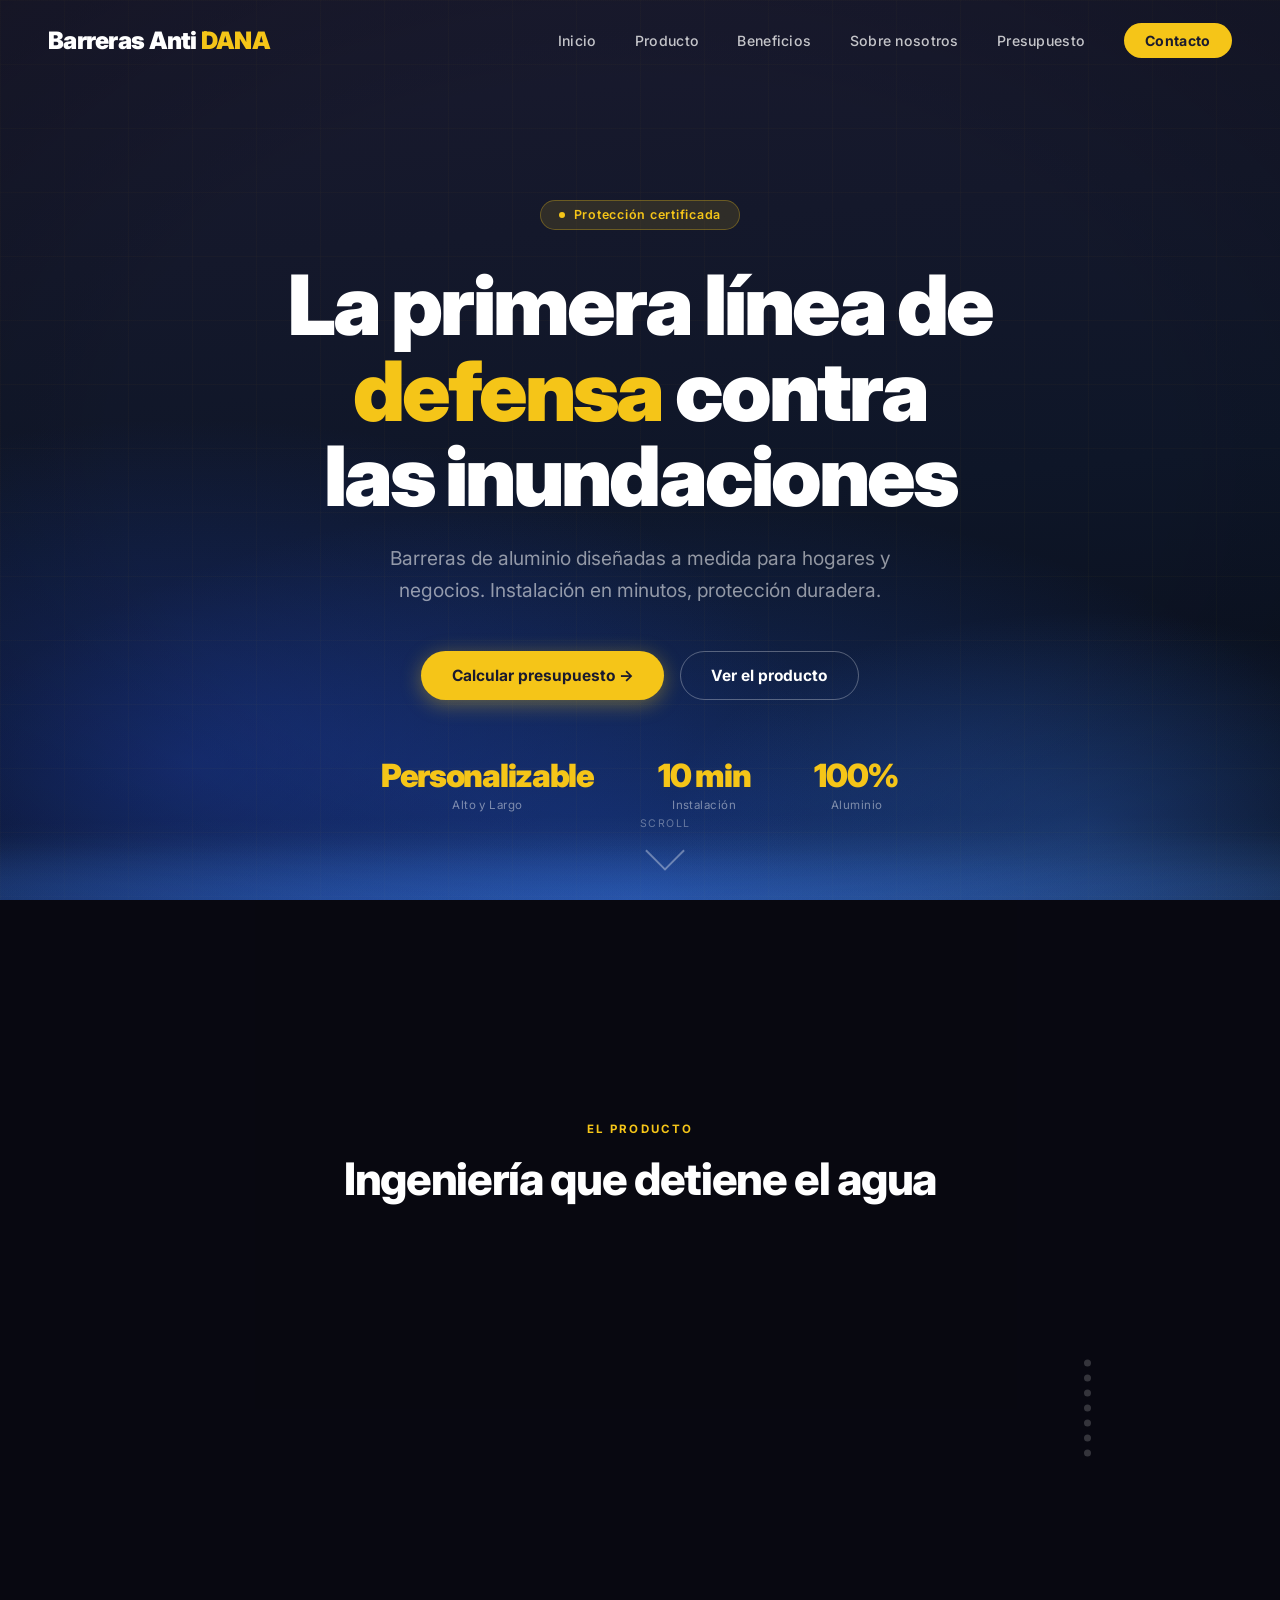
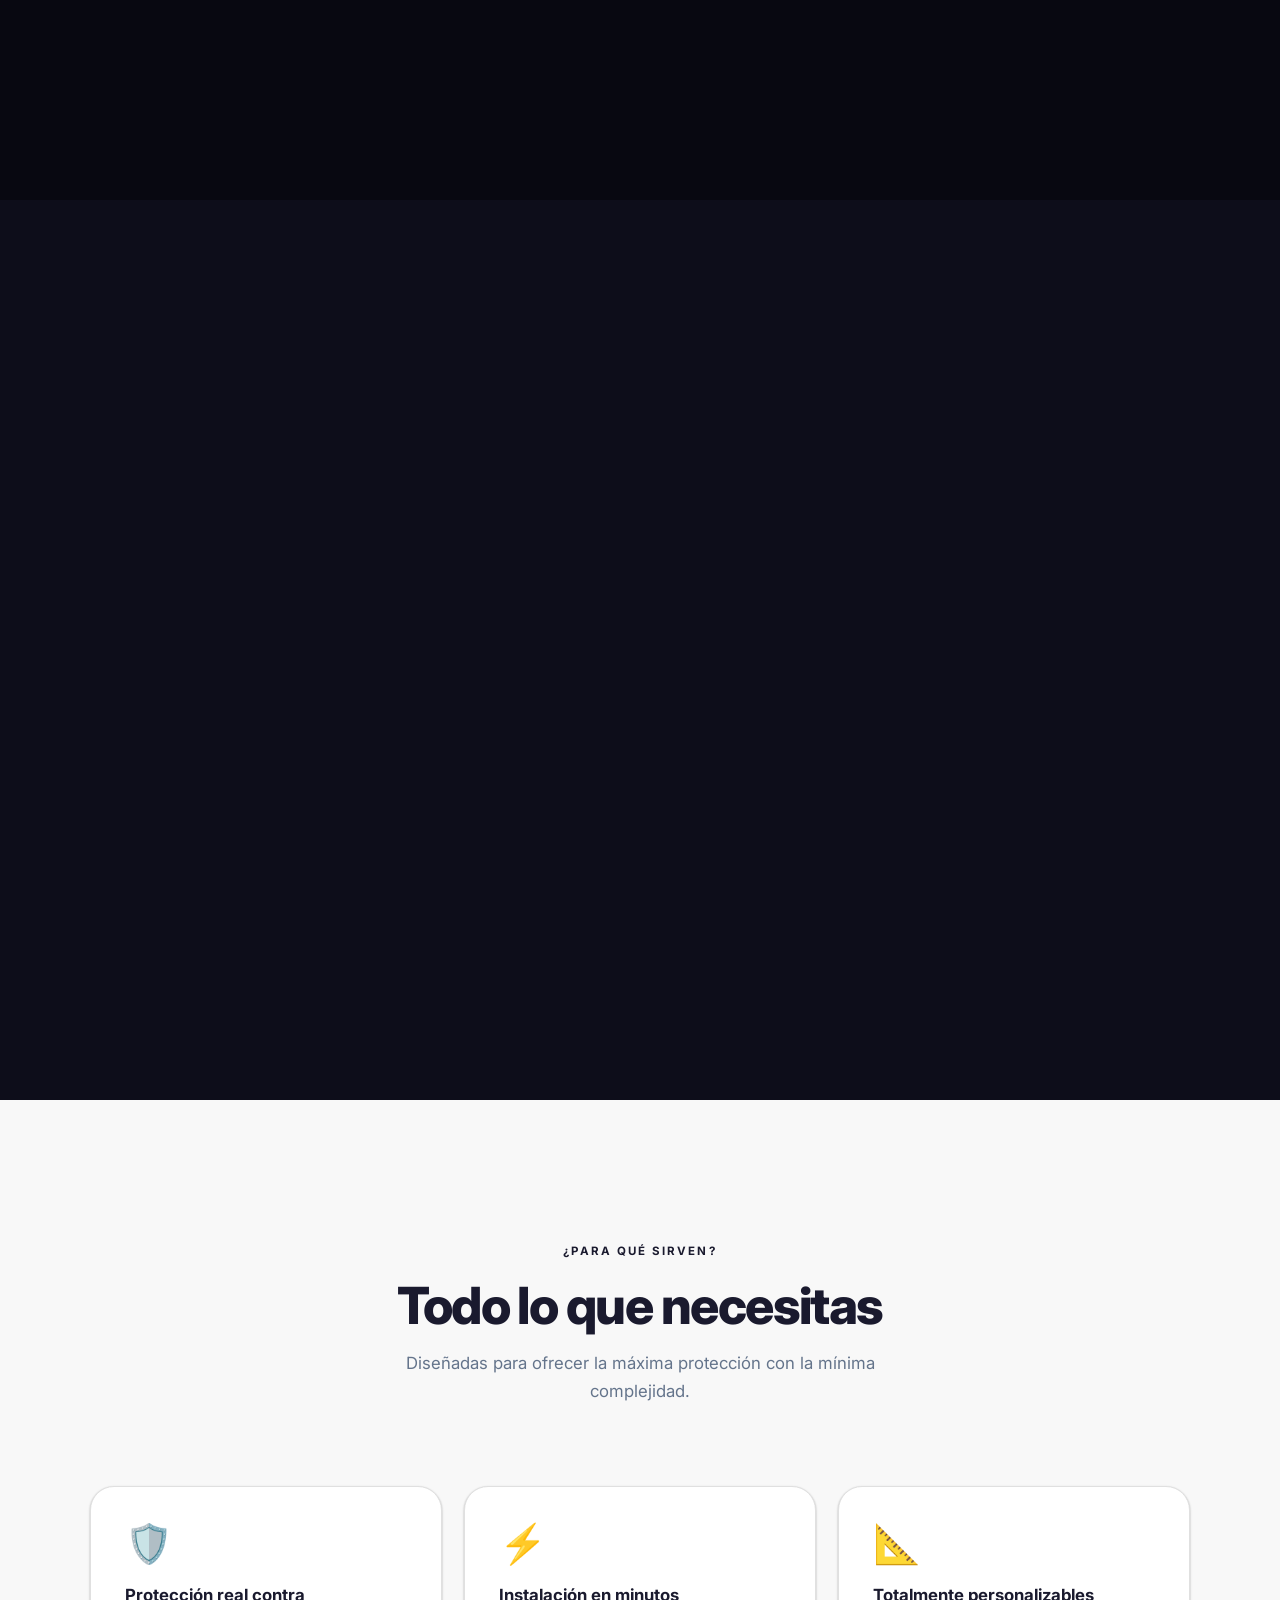
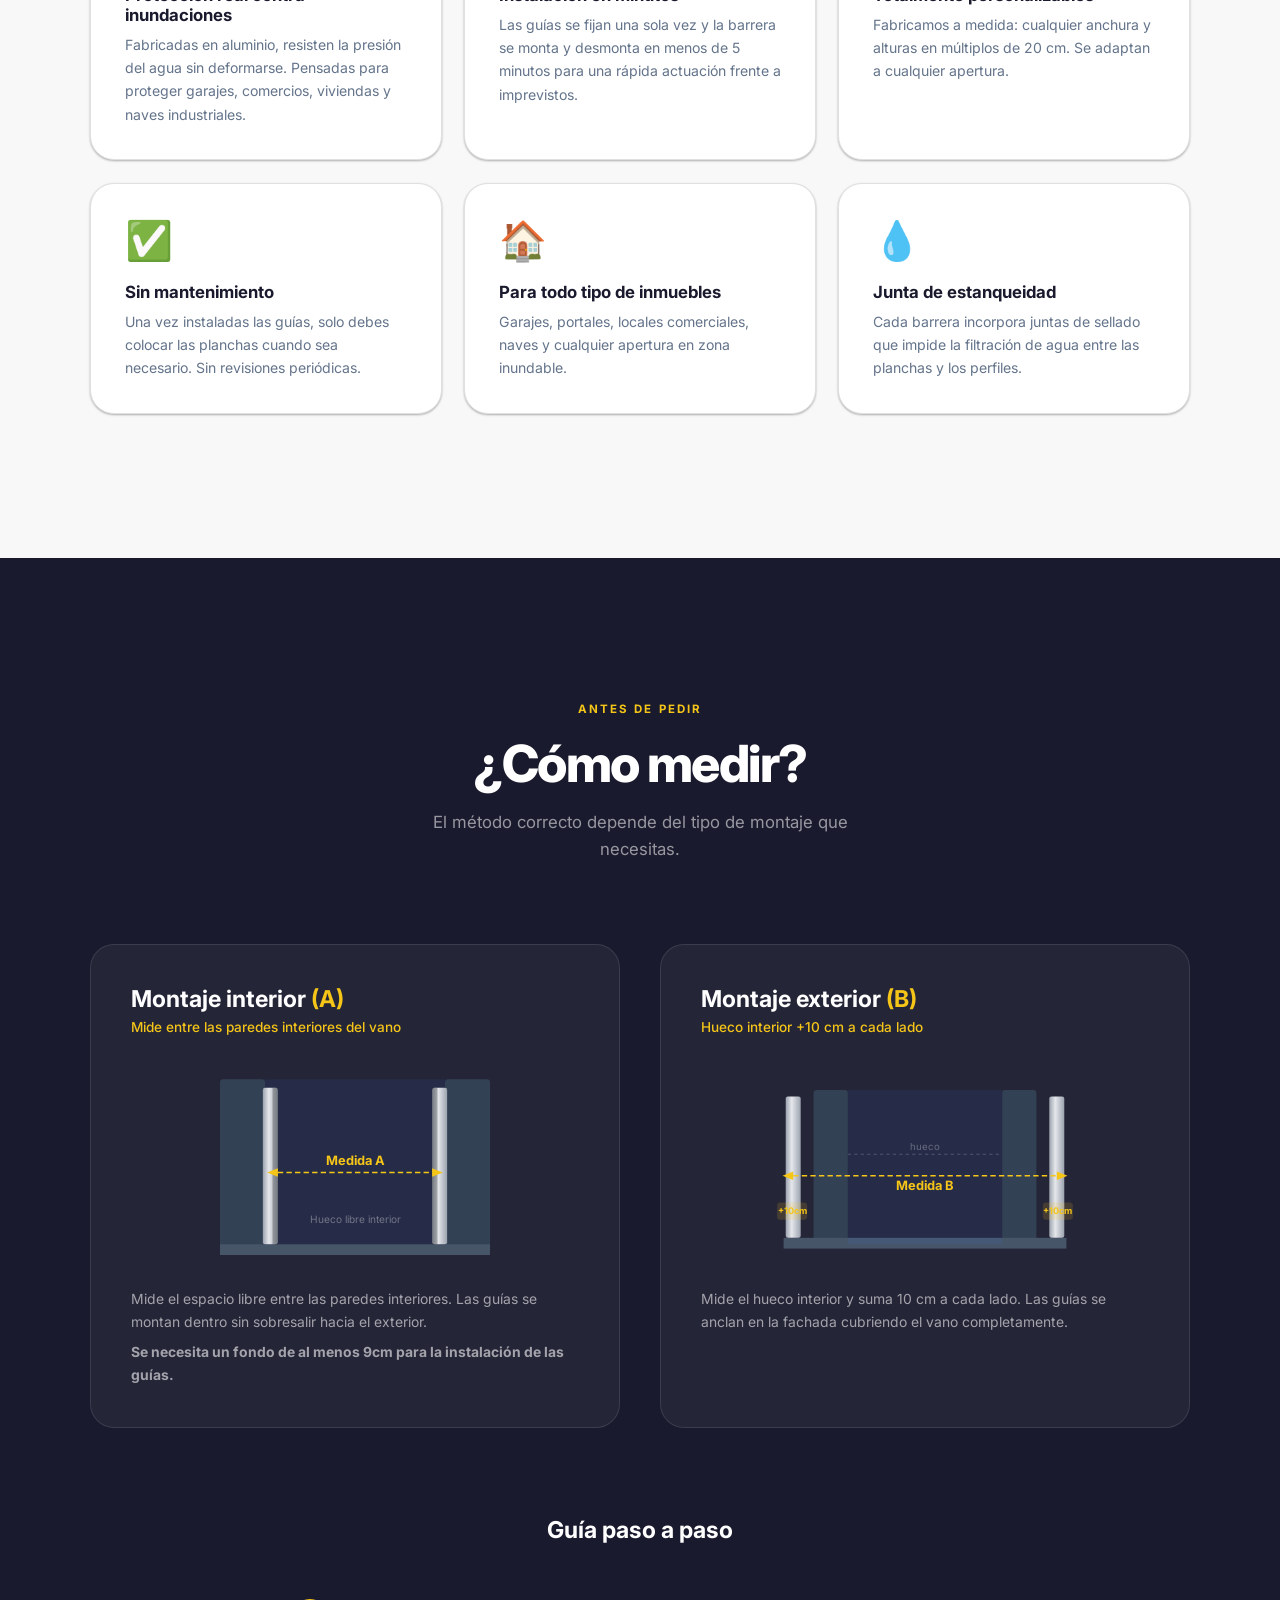
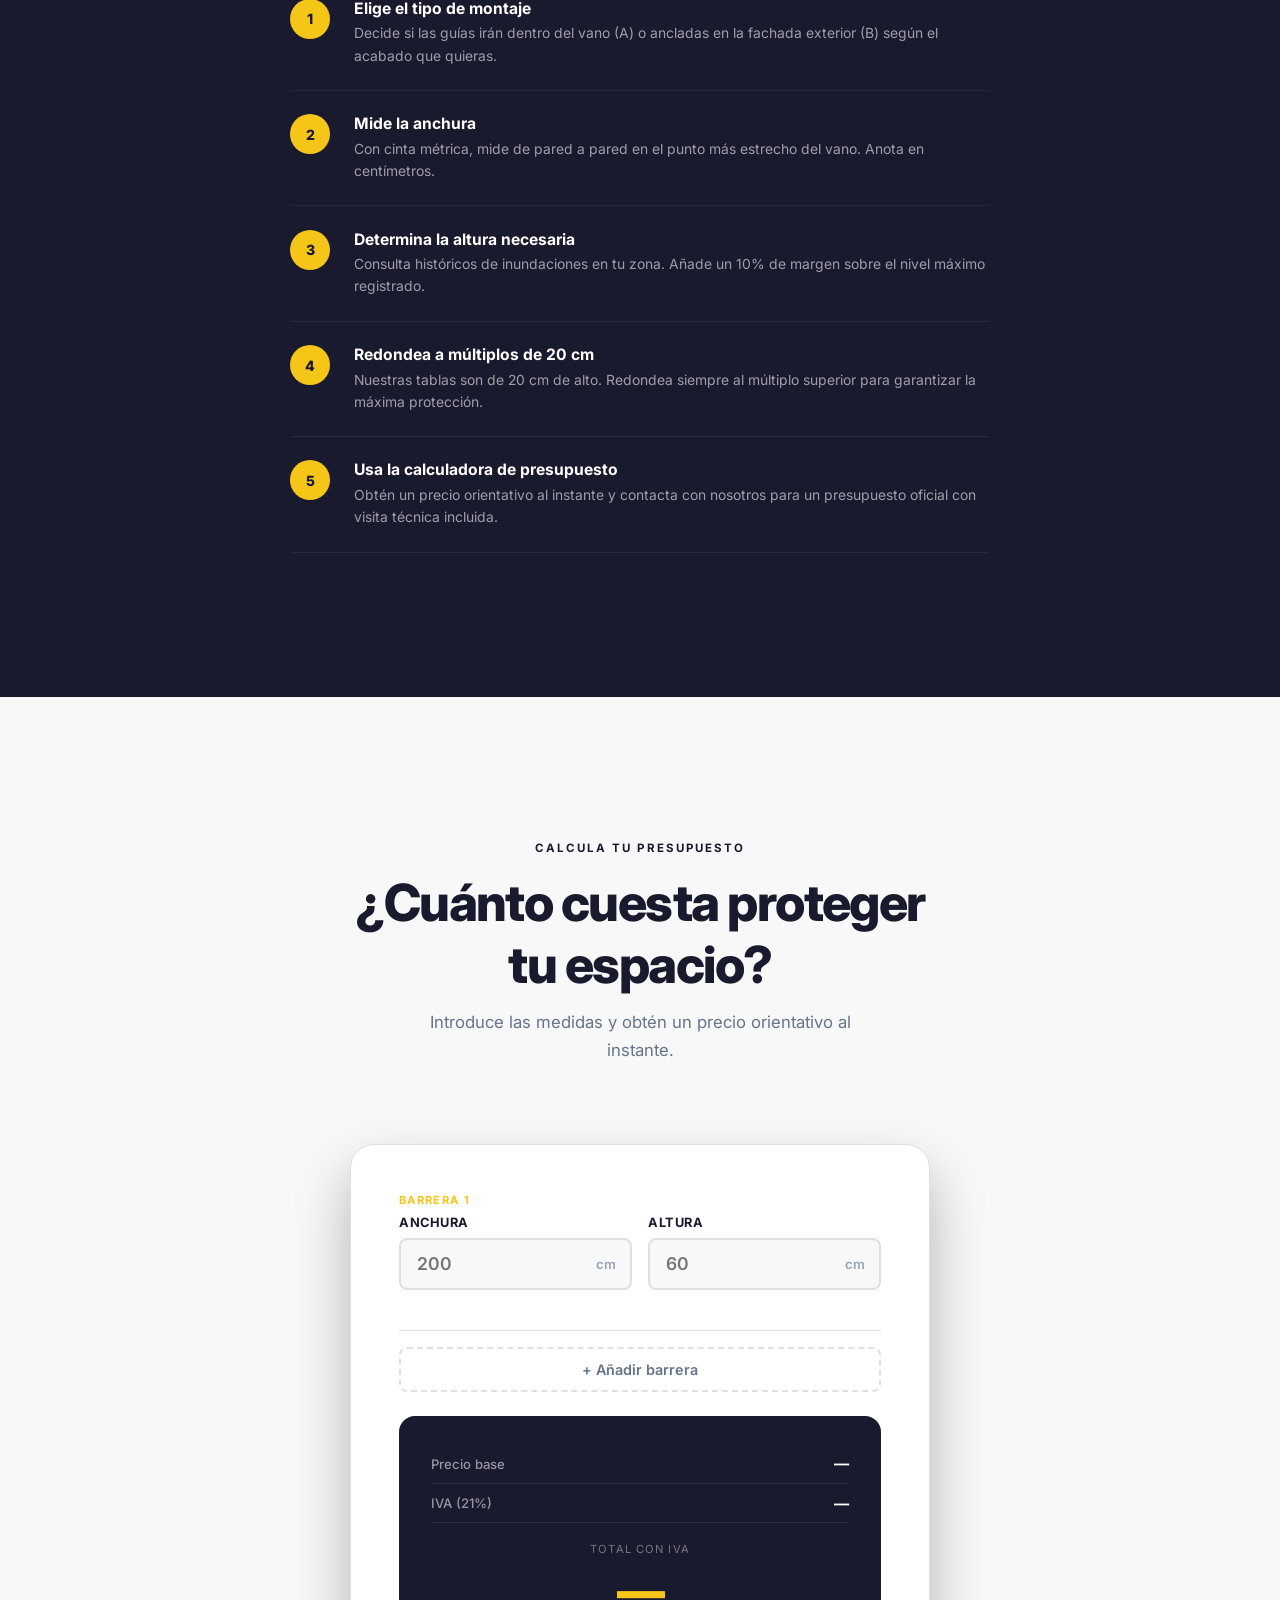
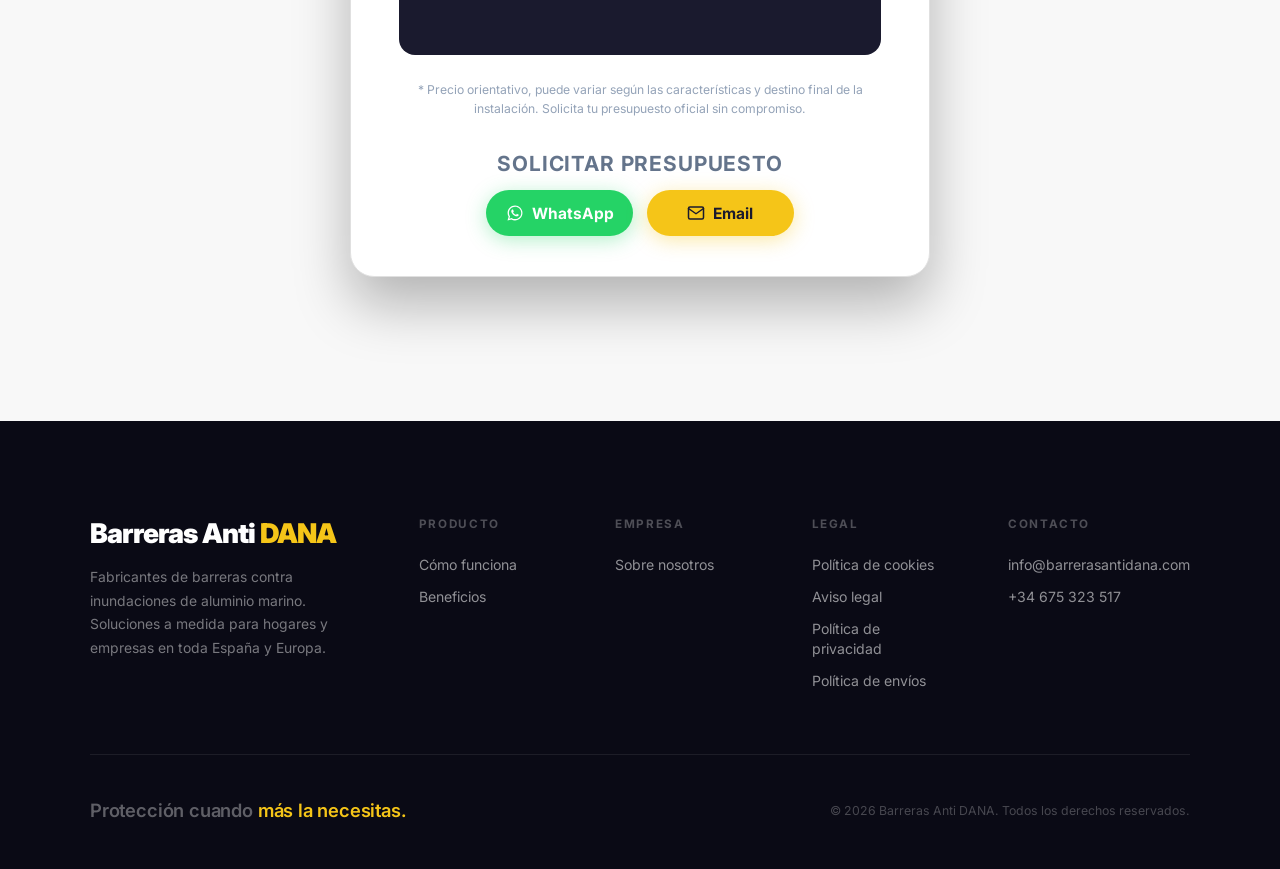
<file: index.html>
<!DOCTYPE html>
<html lang="es">
<head>
  <meta charset="UTF-8">
  <meta name="viewport" content="width=device-width, initial-scale=1.0">
  <title>Barreras Anti DANA — Protección frente a inundaciones</title>
  <link rel="preconnect" href="https://fonts.googleapis.com">
  <link rel="preconnect" href="https://fonts.gstatic.com" crossorigin>
  <link href="https://fonts.googleapis.com/css2?family=Inter:wght@300;400;500;600;700;800;900&display=swap" rel="stylesheet">

  <link rel="stylesheet" href="style.css">

  <style>
    .barrier-row {
      display: flex;
      flex-direction: column;
      border-bottom: 1px solid var(--gray-200);
      padding-bottom: 1rem;
      margin-bottom: 1rem;
    }
    .barrier-row-label {
      font-size: .7rem;
      font-weight: 700;
      letter-spacing: .12em;
      text-transform: uppercase;
      color: var(--yellow);
      margin-bottom: .5rem;
    }
    .barrier-row-fields {
      display: flex;
      gap: 1rem;
      align-items: flex-start;
    }
    .barrier-row-fields .inp-group {
      flex: 1;
      min-width: 0;
    }
    .remove-btn {
      background: #fee2e2;
      color: #ef4444;
      border: none;
      width: 32px;
      height: 32px;
      border-radius: 50%;
      cursor: pointer;
      font-size: 1rem;
      flex-shrink: 0;
      align-self: center;
      margin-top: 1.4rem;
      line-height: 1;
    }
    .add-barrier-btn {
      display: block;
      width: 100%;
      border: 2px dashed var(--gray-200);
      background: transparent;
      color: var(--gray-600);
      padding: .75rem;
      border-radius: var(--radius-sm);
      cursor: pointer;
      font-weight: 600;
      font-family: inherit;
      font-size: .9rem;
      transition: border-color .2s, color .2s;
      margin-bottom: 1.5rem;
    }
    .add-barrier-btn:hover {
      border-color: var(--yellow);
      color: var(--navy);
    }
    .calc-divider {
      height: 1px;
      background: rgba(255,255,255,.12);
      margin: .4rem 0 .6rem;
    }
    .barrier-summary-row {
      font-size: .85rem;
      padding: .2rem 0;
    }
  </style>

</head>
<body>

<!-- ══════════════════════════════════════════
     NAVIGATION
══════════════════════════════════════════ -->
<nav id="navbar">
  <a href="#hero" class="nav-logo">Barreras Anti <span>DANA</span></a>

  <ul class="nav-links" id="navLinks">
    <li><a href="#hero"           onclick="closeNav()">Inicio</a></li>
    <li><a href="#product"        onclick="closeNav()">Producto</a></li>
    <li><a href="beneficios.html" onclick="closeNav()">Beneficios</a></li>
    <li><a href="nosotros.html"   onclick="closeNav()">Sobre nosotros</a></li>
    <li><a href="#calculator"     onclick="closeNav()">Presupuesto</a></li>
    <li><a href="#footer"         onclick="closeNav()" class="nav-cta">Contacto</a></li>
  </ul>

  <button class="nav-burger" id="navBurger" aria-label="Menú" onclick="toggleNav()">
    <span></span><span></span><span></span>
  </button>
</nav>

<!-- ══════════════════════════════════════════
     SECTION 1 · HERO
══════════════════════════════════════════ -->
<section id="hero">
  <div class="hero-bg"></div>
  <div class="hero-grid"></div>
  <div class="hero-water">
    <div class="hw hw1"></div>
    <div class="hw hw2"></div>
    <div class="hw hw3"></div>
  </div>
  <div class="hero-vignette"></div>

  <div class="hero-content">
    <div class="hero-badge">
      <div class="hero-badge-dot"></div>
      Protección certificada
    </div>

    <h1 class="hero-title">
      La primera línea de<br>
      <span class="hl">defensa</span> contra<br>
      las inundaciones
    </h1>

    <p class="hero-sub">
      Barreras de aluminio diseñadas a medida para hogares y negocios.
      Instalación en minutos, protección duradera.
    </p>

    <div class="hero-ctas">
      <a href="#calculator" class="btn btn-primary" onclick="event.preventDefault(); document.getElementById('calculator').scrollIntoView({behavior:'smooth'});">
        Calcular presupuesto →
      </a>
      <a href="#product" class="btn btn-ghost">Ver el producto</a>
    </div>
  </div>

  <div class="hero-stats">
    <div class="hero-stat">
      <div class="hero-stat-val">Personalizable</div>
      <div class="hero-stat-lbl">Alto y Largo</div>
    </div>
    <div class="hero-stat">
      <div class="hero-stat-val">10 min</div>
      <div class="hero-stat-lbl">Instalación</div>
    </div>
    <div class="hero-stat">
      <div class="hero-stat-val">100%</div>
      <div class="hero-stat-lbl">Aluminio</div>
    </div>
  </div>

  <div class="scroll-cue" onclick="scrollTo({top:document.getElementById('product').offsetTop,behavior:'smooth'})">
    <span class="scroll-cue-lbl">Scroll</span>
    <div class="scroll-cue-arrow"></div>
  </div>
</section>

<!-- ══════════════════════════════════════════
     SECTION 2 · PRODUCT REVEAL
══════════════════════════════════════════ -->
<section id="product">
  <div class="product-sticky" id="productSticky">
    <!-- Photo background layer (fades in via JS) -->
    <div id="housePhoto" style="position:absolute;inset:0;background:url('src/images/casa.jpeg') center/cover no-repeat;opacity:0;z-index:0;"></div>
    <!-- Dark overlay so barrier stands out -->
    <div style="position:absolute;inset:0;background:rgba(0,0,0,0.35);z-index:1;pointer-events:none;"></div>

    <div class="product-header anim" id="productHeader">
      <span class="section-label">El producto</span>
      <h2>Ingeniería que detiene el agua</h2>
    </div>

    <div class="barrier-scene" style="min-height:340px;">
      <!-- Perspective wrapper anchored to bottom of scene -->
      <div style="transform:perspective(900px) rotateX(2deg);transform-origin:bottom center;position:absolute;left:24%;bottom:0;width:52%;">
        <div id="barrierSvgWrap"></div>
      </div>

      <div class="asm-dots" id="asmDots">
        <!-- dots injected by JS -->
      </div>
    </div>
  </div>
</section>

<!-- ══════════════════════════════════════════
     SECTION 3 · BENEFITS
══════════════════════════════════════════ -->
<section id="benefits">
  <div class="benefits-inner">
    <div class="section-head anim">
      <span class="section-label" style="color:var(--navy)">¿Para qué sirven?</span>
      <h2>Todo lo que necesitas</h2>
      <p>Diseñadas para ofrecer la máxima protección con la mínima complejidad.</p>
    </div>

    <div class="benefits-grid">
      <div class="b-card" data-delay="0">
        <span class="b-icon">🛡️</span>
        <h3 class="b-title">Protección real contra inundaciones</h3>
        <p class="b-desc">Fabricadas en aluminio, resisten la presión del agua sin deformarse. Pensadas para proteger garajes, comercios, viviendas y naves industriales.</p>
      </div>
      <div class="b-card" data-delay="1">
        <span class="b-icon">⚡</span>
        <h3 class="b-title">Instalación en minutos</h3>
        <p class="b-desc">Las guías se fijan una sola vez y la barrera se monta y desmonta en menos de 5 minutos para una rápida actuación frente a imprevistos.</p>
      </div>
      <div class="b-card" data-delay="2">
        <span class="b-icon">📐</span>
        <h3 class="b-title">Totalmente personalizables</h3>
        <p class="b-desc">Fabricamos a medida: cualquier anchura y alturas en múltiplos de 20 cm. Se adaptan a cualquier apertura.</p>
      </div>
      <div class="b-card" data-delay="5">
        <span class="b-icon">✅</span>
        <h3 class="b-title">Sin mantenimiento</h3>
        <p class="b-desc">Una vez instaladas las guías, solo debes colocar las planchas cuando sea necesario. Sin revisiones periódicas.</p>
      </div>
      <div class="b-card" data-delay="6">
        <span class="b-icon">🏠</span>
        <h3 class="b-title">Para todo tipo de inmuebles</h3>
        <p class="b-desc">Garajes, portales, locales comerciales, naves y cualquier apertura en zona inundable.</p>
      </div>
      <div class="b-card" data-delay="7">
        <span class="b-icon">💧</span>
        <h3 class="b-title">Junta de estanqueidad</h3>
        <p class="b-desc">Cada barrera incorpora juntas de sellado que impide la filtración de agua entre las planchas y los perfiles.</p>
      </div>
    </div>
  </div>
</section>

<!-- ══════════════════════════════════════════
     SECTION 4 · HOW TO MEASURE
══════════════════════════════════════════ -->
<section id="measure">
  <div class="measure-inner">
    <div class="section-head anim" style="--clr:#fff">
      <span class="section-label">Antes de pedir</span>
      <h2 style="color:#fff">¿Cómo medir?</h2>
      <p style="color:var(--text-muted)">El método correcto depende del tipo de montaje que necesitas.</p>
    </div>

    <div class="measure-cards">
      <!-- Inside mount -->
      <div class="m-card" id="mCardA">
        <div class="m-card-title">Montaje interior <em style="color:var(--yellow);font-style:normal">(A)</em></div>
        <div class="m-card-subtitle">Mide entre las paredes interiores del vano</div>

        <svg class="m-diagram" viewBox="0 0 280 210" fill="none" xmlns="http://www.w3.org/2000/svg">
          <!-- Left wall -->
          <rect x="14" y="18" width="42" height="164" fill="#334155" rx="3"/>
          <!-- Right wall -->
          <rect x="224" y="18" width="42" height="164" fill="#334155" rx="3"/>
          <!-- Floor -->
          <rect x="14" y="172" width="252" height="10" fill="#475569"/>
          <!-- Opening fill -->
          <rect x="56" y="18" width="168" height="154" fill="rgba(59,130,246,.08)"/>
          <!-- Rails (silver) -->
          <rect x="54" y="26" width="14" height="146" fill="url(#rg_a)" rx="2"/>
          <rect x="212" y="26" width="14" height="146" fill="url(#rg_a)" rx="2"/>
          <!-- Groove on rails -->
          <rect x="63" y="26" width="5" height="146" fill="rgba(0,0,0,.25)"/>
          <rect x="212" y="26" width="5" height="146" fill="rgba(0,0,0,.25)"/>
          <!-- Dimension line -->
          <line x1="68" y1="105" x2="212" y2="105" stroke="#f5c518" stroke-width="1.4" stroke-dasharray="5,3"/>
          <polygon points="68,101 58,105 68,109" fill="#f5c518"/>
          <polygon points="212,101 222,105 212,109" fill="#f5c518"/>
          <!-- Label -->
          <text x="140" y="98" fill="#f5c518" font-size="12" font-weight="700" text-anchor="middle" font-family="Inter,sans-serif">Medida A</text>
          <text x="140" y="152" fill="rgba(255,255,255,.35)" font-size="9.5" text-anchor="middle" font-family="Inter,sans-serif">Hueco libre interior</text>
          <defs>
            <linearGradient id="rg_a" x1="0" y1="0" x2="1" y2="0">
              <stop offset="0%"  stop-color="#9ca3af"/>
              <stop offset="40%" stop-color="#e5e7eb"/>
              <stop offset="100%" stop-color="#9ca3af"/>
            </linearGradient>
          </defs>
        </svg>

        <p class="m-card-note">Mide el espacio libre entre las paredes interiores. Las guías se montan dentro sin sobresalir hacia el exterior. </p>
        <p class="m-card-note2">Se necesita un fondo de al menos 9cm para la instalación de las guías.</p>
      </div>

      <!-- Outside mount -->
      <div class="m-card" id="mCardB">
        <div class="m-card-title">Montaje exterior <em style="color:var(--yellow);font-style:normal">(B)</em></div>
        <div class="m-card-subtitle">Hueco interior +10 cm a cada lado</div>

        <svg class="m-diagram" viewBox="0 0 280 210" fill="none" xmlns="http://www.w3.org/2000/svg">
          <!-- Left wall -->
          <rect x="36" y="28" width="32" height="144" fill="#334155" rx="3"/>
          <!-- Right wall -->
          <rect x="212" y="28" width="32" height="144" fill="#334155" rx="3"/>
          <!-- Floor -->
          <rect x="8" y="166" width="264" height="10" fill="#475569"/>
          <!-- Opening fill -->
          <rect x="68" y="28" width="144" height="144" fill="rgba(59,130,246,.08)"/>
          <!-- Rails mounted outside walls -->
          <rect x="10" y="34" width="14" height="132" fill="url(#rg_b)" rx="2"/>
          <rect x="256" y="34" width="14" height="132" fill="url(#rg_b)" rx="2"/>
          <!-- Inner opening dashes -->
          <line x1="68" y1="88" x2="212" y2="88" stroke="rgba(255,255,255,.2)" stroke-width="1" stroke-dasharray="3,3"/>
          <text x="140" y="84" fill="rgba(255,255,255,.3)" font-size="9" text-anchor="middle" font-family="Inter,sans-serif">hueco</text>
          <!-- Outer dimension line -->
          <line x1="17" y1="108" x2="263" y2="108" stroke="#f5c518" stroke-width="1.4" stroke-dasharray="5,3"/>
          <polygon points="17,104 7,108 17,112"  fill="#f5c518"/>
          <polygon points="263,104 273,108 263,112" fill="#f5c518"/>
          <text x="140" y="121" fill="#f5c518" font-size="12" font-weight="700" text-anchor="middle" font-family="Inter,sans-serif">Medida B</text>
          <!-- +10cm badges -->
          <rect x="2"   y="133" width="28" height="16" rx="3" fill="rgba(245,197,24,.15)"/>
          <text x="16"  y="144" fill="#f5c518" font-size="8.5" text-anchor="middle" font-weight="700" font-family="Inter,sans-serif">+10cm</text>
          <rect x="250" y="133" width="28" height="16" rx="3" fill="rgba(245,197,24,.15)"/>
          <text x="264" y="144" fill="#f5c518" font-size="8.5" text-anchor="middle" font-weight="700" font-family="Inter,sans-serif">+10cm</text>
          <defs>
            <linearGradient id="rg_b" x1="0" y1="0" x2="1" y2="0">
              <stop offset="0%"  stop-color="#9ca3af"/>
              <stop offset="40%" stop-color="#e5e7eb"/>
              <stop offset="100%" stop-color="#9ca3af"/>
            </linearGradient>
          </defs>
        </svg>

        <p class="m-card-note">Mide el hueco interior y suma 10 cm a cada lado. Las guías se anclan en la fachada cubriendo el vano completamente.</p>
      </div>
    </div>

    <!-- Steps -->
    <div class="steps-wrap">
      <h3 class="steps-title">Guía paso a paso</h3>

      <div class="step" data-delay="0">
        <div class="step-num">1</div>
        <div class="step-text">
          <h4>Elige el tipo de montaje</h4>
          <p>Decide si las guías irán dentro del vano (A) o ancladas en la fachada exterior (B) según el acabado que quieras.</p>
        </div>
      </div>
      <div class="step" data-delay="1">
        <div class="step-num">2</div>
        <div class="step-text">
          <h4>Mide la anchura</h4>
          <p>Con cinta métrica, mide de pared a pared en el punto más estrecho del vano. Anota en centímetros.</p>
        </div>
      </div>
      <div class="step" data-delay="2">
        <div class="step-num">3</div>
        <div class="step-text">
          <h4>Determina la altura necesaria</h4>
          <p>Consulta históricos de inundaciones en tu zona. Añade un 10% de margen sobre el nivel máximo registrado.</p>
        </div>
      </div>
      <div class="step" data-delay="3">
        <div class="step-num">4</div>
        <div class="step-text">
          <h4>Redondea a múltiplos de 20 cm</h4>
          <p>Nuestras tablas son de 20 cm de alto. Redondea siempre al múltiplo superior para garantizar la máxima protección.</p>
        </div>
      </div>
      <div class="step" data-delay="4">
        <div class="step-num">5</div>
        <div class="step-text">
          <h4>Usa la calculadora de presupuesto</h4>
          <p>Obtén un precio orientativo al instante y contacta con nosotros para un presupuesto oficial con visita técnica incluida.</p>
        </div>
      </div>
    </div>
  </div>
</section>

<!-- ══════════════════════════════════════════
     SECTION 5 · CALCULATOR
══════════════════════════════════════════ -->
<section id="calculator">
  <div class="calc-inner">
    <div class="section-head anim">
      <span class="section-label" style="color:var(--navy)">Calcula tu presupuesto</span>
      <h2>¿Cuánto cuesta proteger tu espacio?</h2>
      <p>Introduce las medidas y obtén un precio orientativo al instante.</p>
    </div>

    <div class="calc-card" id="calcCard">
      <div id="barrierRows"></div>

      <button type="button" id="addBarrierBtn" class="add-barrier-btn">+ Añadir barrera</button>

      <div class="calc-result">
        <div id="barrierSummaries"></div>
        <div class="calc-divider" id="calcDivider" style="display:none"></div>
        <div class="res-row">
          <span class="res-lbl">Precio base</span>
          <span class="res-val" id="rBase">—</span>
        </div>
        <div class="res-row">
          <span class="res-lbl">IVA (21%)</span>
          <span class="res-val" id="rIva">—</span>
        </div>
        <div class="price-block">
          <div class="price-lbl">Total con IVA</div>
          <div class="price-amt" id="rPrice">—</div>
        </div>
      </div>

      <p class="calc-note">
        * Precio orientativo, puede variar según las características y destino final de la instalación. Solicita tu presupuesto oficial sin compromiso.
      </p>

      <div class="calc-cta">
        <!-- TODO: replace with real WhatsApp number -->
        <p class="cta-duo-label">Solicitar presupuesto</p>
        <div class="cta-duo">
          <a href="#" id="whatsappCTA" target="_blank" class="btn btn-whatsapp">
            <svg viewBox="0 0 24 24"><path d="M12.04 2C6.58 2 2.13 6.45 2.13 11.91c0 1.84.5 3.6 1.4 5.16L2 22l5.06-1.5a9.83 9.83 0 0 0 4.98 1.36h.01c5.46 0 9.91-4.45 9.91-9.91 0-2.65-1.03-5.14-2.9-7.01A9.85 9.85 0 0 0 12.04 2zm0 18.1h-.01a8.2 8.2 0 0 1-4.18-1.15l-.3-.18-3.1.92.93-3.02-.2-.31a8.18 8.18 0 0 1-1.27-4.45c0-4.52 3.68-8.2 8.21-8.2 2.19 0 4.25.86 5.8 2.4a8.14 8.14 0 0 1 2.4 5.81c0 4.53-3.69 8.18-8.28 8.18zm4.49-6.13c-.25-.12-1.45-.71-1.67-.8-.22-.08-.39-.12-.55.12-.16.25-.63.8-.78.96-.14.16-.29.18-.54.06-.25-.12-1.06-.39-2.01-1.24a7.55 7.55 0 0 1-1.4-1.74c-.14-.25-.01-.38.11-.5.12-.12.25-.29.37-.43.12-.14.16-.25.25-.41.08-.16.04-.31-.02-.43-.06-.12-.55-1.33-.76-1.82-.2-.48-.4-.41-.55-.42h-.47c-.16 0-.43.06-.65.31-.22.25-.86.84-.86 2.04 0 1.2.88 2.36 1 2.52.12.16 1.72 2.63 4.18 3.68.58.25 1.04.4 1.39.51.59.19 1.12.16 1.54.1.47-.07 1.45-.59 1.65-1.16.2-.57.2-1.06.14-1.16-.06-.1-.22-.16-.47-.28z"/></svg>
            WhatsApp
          </a>
          <a href="#" id="emailCTA" class="btn btn-primary btn-email-cta">
            <svg viewBox="0 0 24 24" width="18" height="18" fill="none" stroke="currentColor" stroke-width="2" stroke-linecap="round" stroke-linejoin="round"><path d="M4 4h16c1.1 0 2 .9 2 2v12c0 1.1-.9 2-2 2H4c-1.1 0-2-.9-2-2V6c0-1.1.9-2 2-2z"/><polyline points="22,6 12,13 2,6"/></svg>
            Email
          </a>
        </div>
      </div>
    </div>
  </div>
</section>

<!-- ══════════════════════════════════════════
     SECTION 6 · FOOTER
══════════════════════════════════════════ -->
<footer id="footer">
  <div class="footer-inner">
    <div class="footer-top">
      <div class="footer-brand">
        <div class="footer-logo">Barreras Anti <span>DANA</span></div>
        <p>Fabricantes de barreras contra inundaciones de aluminio marino. Soluciones a medida para hogares y empresas en toda España y Europa.</p>
      </div>
      <div class="footer-col">
        <h4>Producto</h4>
        <ul>
          <li><a href="beneficios.html#como-funciona">Cómo funciona</a></li>
          <li><a href="beneficios.html">Beneficios</a></li>
        </ul>
      </div>
      <div class="footer-col">
        <h4>Empresa</h4>
        <ul>
          <li><a href="nosotros.html">Sobre nosotros</a></li>
        </ul>
      </div>
      <div class="footer-col">
        <h4>Legal</h4>
        <ul>
          <li><a href="cookies.html">Política de cookies</a></li>
          <li><a href="aviso-legal.html">Aviso legal</a></li>
          <li><a href="privacidad.html">Política de privacidad</a></li>
          <li><a href="envios.html">Política de envíos</a></li>
        </ul>
      </div>
      <div class="footer-col">
        <h4>Contacto</h4>
        <ul>
          <li><a href="mailto:info@barrerasantidana.com">info@barrerasantidana.com</a></li>
          <li><a href="tel:+34675323517">+34 675 323 517</a></li>
        </ul>
      </div>
    </div>

    <div class="footer-bottom">
      <div class="footer-tagline">Protección cuando <em>más la necesitas.</em></div>
      <div class="footer-copy">© 2026 Barreras Anti DANA. Todos los derechos reservados.</div>
    </div>
  </div>
</footer>

<!-- ══════════════════════════════════════════
     JAVASCRIPT
══════════════════════════════════════════ -->
<script src="app.js"></script>
</body>
</html>
</file>
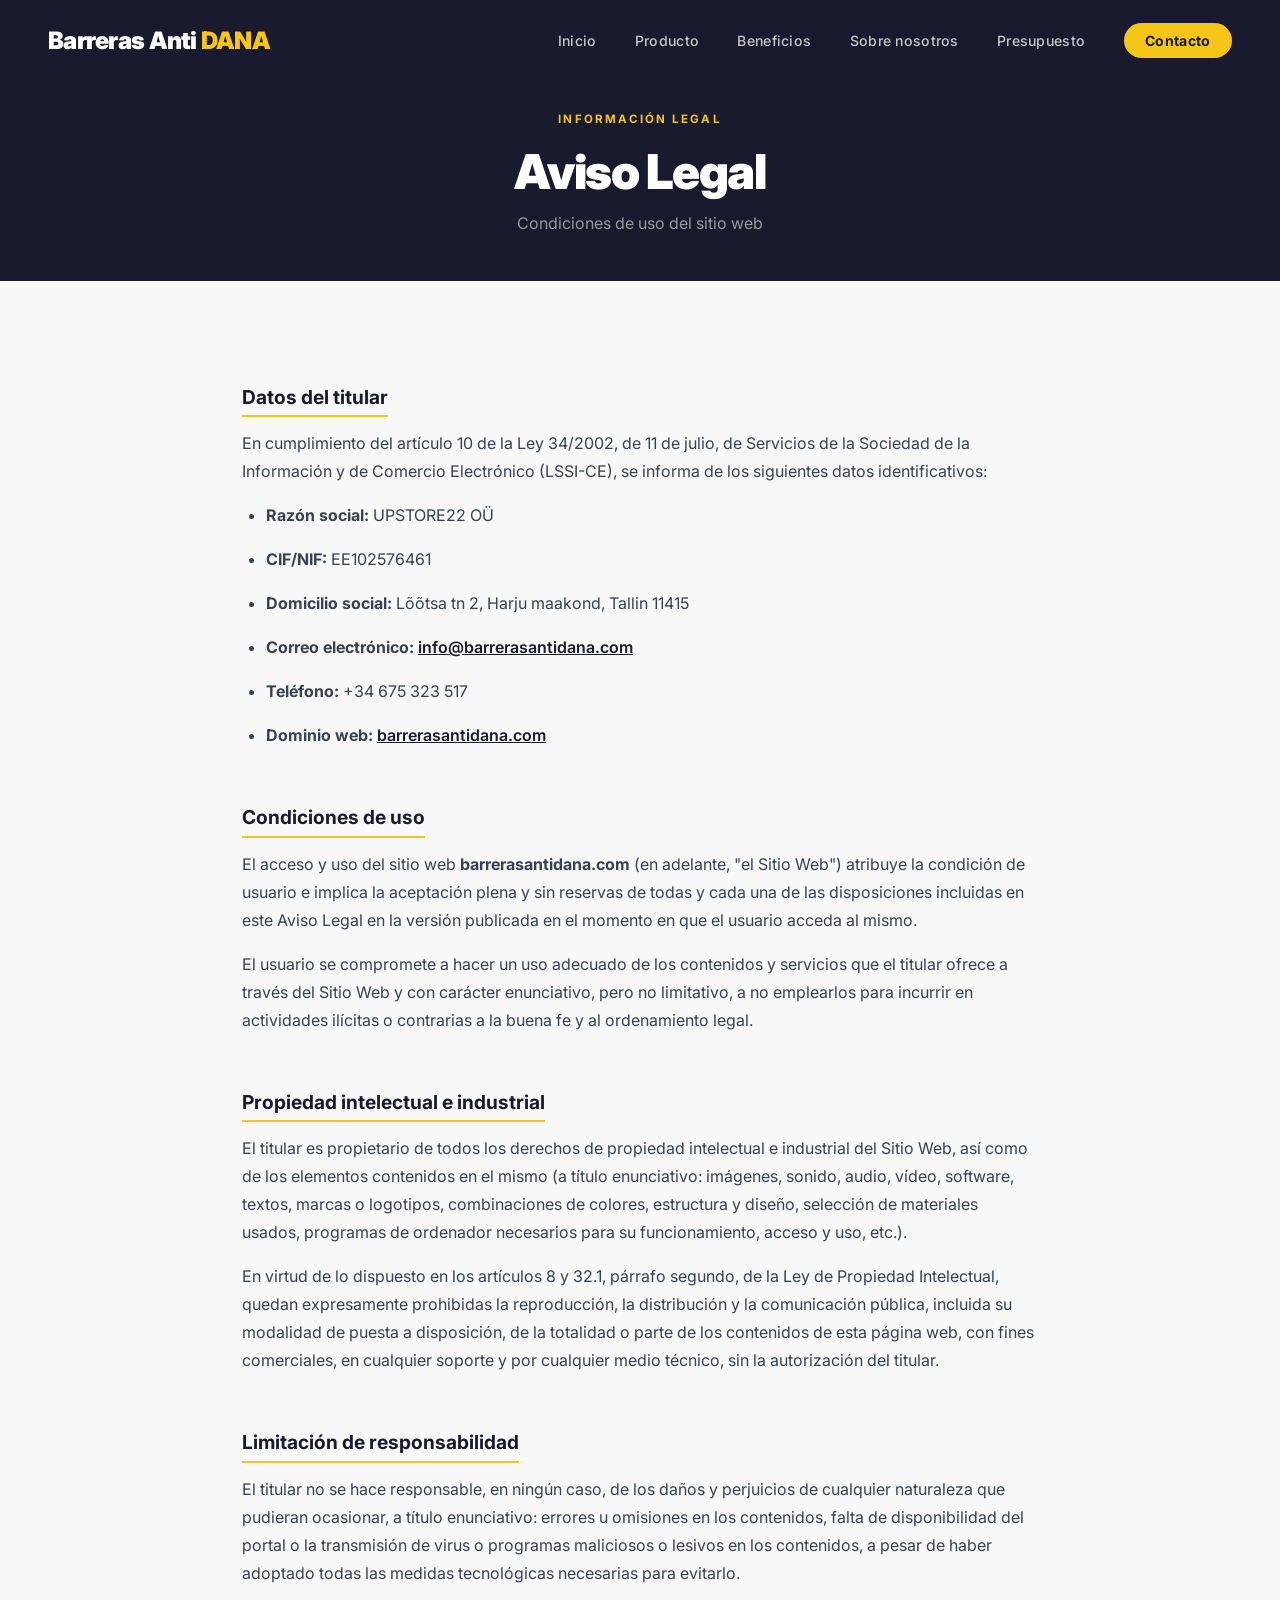
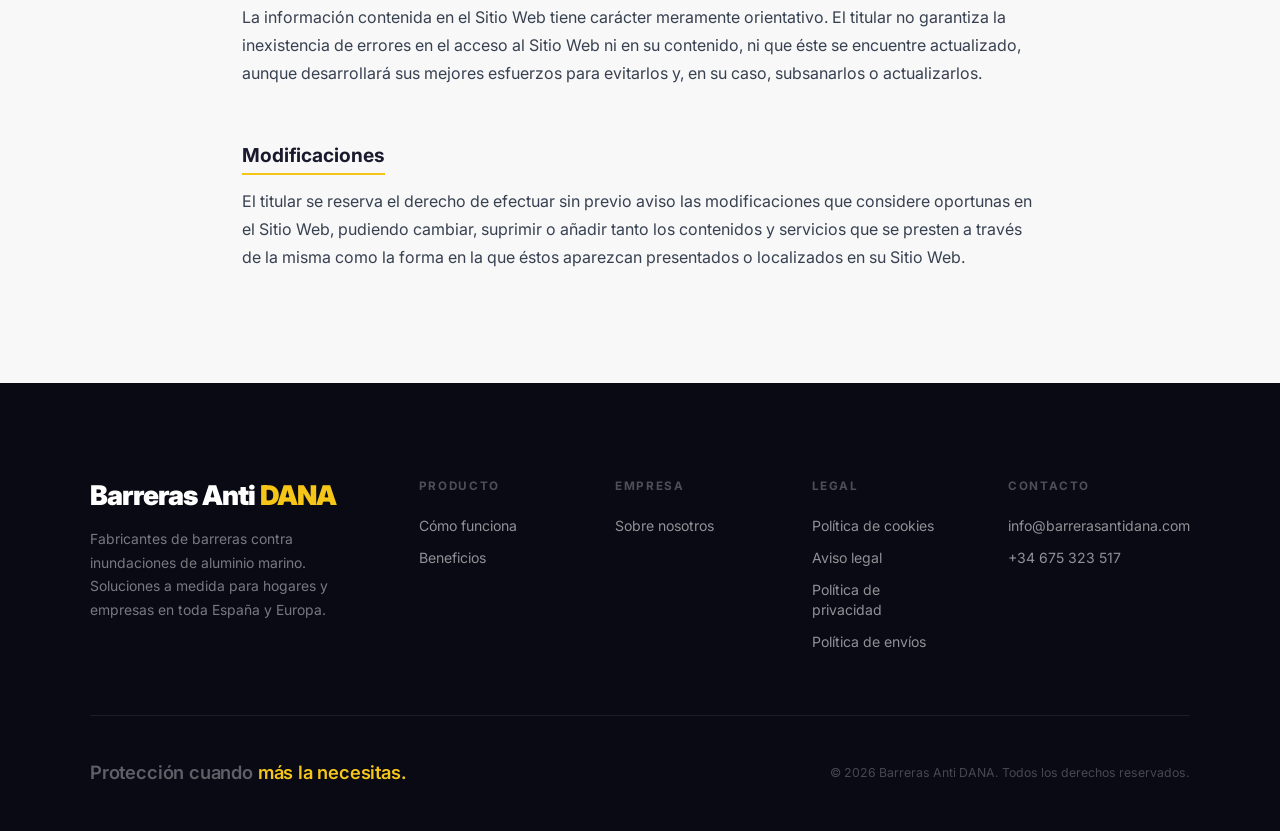
<file: aviso-legal.html>
<!doctype html>
<html lang="es">
  <head>
    <meta charset="UTF-8" />
    <meta name="viewport" content="width=device-width, initial-scale=1.0" />
    <title>Aviso Legal — Barreras Anti DANA</title>
    <link rel="preconnect" href="https://fonts.googleapis.com" />
    <link rel="preconnect" href="https://fonts.gstatic.com" crossorigin />
    <link
      href="https://fonts.googleapis.com/css2?family=Inter:wght@300;400;500;600;700;800;900&display=swap"
      rel="stylesheet"
    />
    <link rel="stylesheet" href="style.css" />
  </head>
  <body>
    <!-- ══════════════════════════════════════════
     NAVIGATION
══════════════════════════════════════════ -->
    <nav id="navbar">
      <a href="index.html" class="nav-logo">Barreras Anti <span>DANA</span></a>

      <ul class="nav-links" id="navLinks">
        <li><a href="index.html" onclick="closeNav()">Inicio</a></li>
        <li><a href="index.html#product" onclick="closeNav()">Producto</a></li>
        <li><a href="beneficios.html" onclick="closeNav()">Beneficios</a></li>
        <li><a href="nosotros.html" onclick="closeNav()">Sobre nosotros</a></li>
        <li>
          <a href="index.html#calculator" onclick="closeNav()">Presupuesto</a>
        </li>
        <li>
          <a href="index.html#footer" onclick="closeNav()" class="nav-cta"
            >Contacto</a
          >
        </li>
      </ul>

      <button
        class="nav-burger"
        id="navBurger"
        aria-label="Menú"
        onclick="toggleNav()"
      >
        <span></span><span></span><span></span>
      </button>
    </nav>

    <!-- ══════════════════════════════════════════
     HEADER
══════════════════════════════════════════ -->
    <header class="legal-content-header">
      <span class="section-label">Información legal</span>
      <h1>Aviso Legal</h1>
      <p>Condiciones de uso del sitio web</p>
    </header>

    <!-- ══════════════════════════════════════════
     CONTENT
══════════════════════════════════════════ -->
    <section style="background: var(--gray-50)">
      <div class="legal-content" style="padding-top: 4rem">
        <h2>Datos del titular</h2>
        <p>
          En cumplimiento del artículo 10 de la Ley 34/2002, de 11 de julio, de
          Servicios de la Sociedad de la Información y de Comercio Electrónico
          (LSSI-CE), se informa de los siguientes datos identificativos:
        </p>
        <ul>
          <li><strong>Razón social:</strong> UPSTORE22 OÜ</li>
          <li><strong>CIF/NIF:</strong> EE102576461</li>
          <li>
            <strong>Domicilio social:</strong> Lõõtsa tn 2, Harju maakond,
            Tallin 11415
          </li>
          <li>
            <strong>Correo electrónico:</strong>
            <a
              href="mailto:info@barrerasantidana.com"
              style="color: var(--navy); font-weight: 600"
              >info@barrerasantidana.com</a
            >
          </li>
          <li><strong>Teléfono:</strong> +34 675 323 517</li>
          <li>
            <strong>Dominio web:</strong>
            <a
              href="https://www.barrerasantidana.com"
              target="_blank"
              style="color: var(--navy); font-weight: 600"
              >barrerasantidana.com</a
            >
          </li>
        </ul>

        <h2>Condiciones de uso</h2>
        <p>
          El acceso y uso del sitio web
          <strong>barrerasantidana.com</strong> (en adelante, "el Sitio Web")
          atribuye la condición de usuario e implica la aceptación plena y sin
          reservas de todas y cada una de las disposiciones incluidas en este
          Aviso Legal en la versión publicada en el momento en que el usuario
          acceda al mismo.
        </p>
        <p>
          El usuario se compromete a hacer un uso adecuado de los contenidos y
          servicios que el titular ofrece a través del Sitio Web y con carácter
          enunciativo, pero no limitativo, a no emplearlos para incurrir en
          actividades ilícitas o contrarias a la buena fe y al ordenamiento
          legal.
        </p>

        <h2>Propiedad intelectual e industrial</h2>
        <p>
          El titular es propietario de todos los derechos de propiedad
          intelectual e industrial del Sitio Web, así como de los elementos
          contenidos en el mismo (a título enunciativo: imágenes, sonido, audio,
          vídeo, software, textos, marcas o logotipos, combinaciones de colores,
          estructura y diseño, selección de materiales usados, programas de
          ordenador necesarios para su funcionamiento, acceso y uso, etc.).
        </p>
        <p>
          En virtud de lo dispuesto en los artículos 8 y 32.1, párrafo segundo,
          de la Ley de Propiedad Intelectual, quedan expresamente prohibidas la
          reproducción, la distribución y la comunicación pública, incluida su
          modalidad de puesta a disposición, de la totalidad o parte de los
          contenidos de esta página web, con fines comerciales, en cualquier
          soporte y por cualquier medio técnico, sin la autorización del
          titular.
        </p>

        <h2>Limitación de responsabilidad</h2>
        <p>
          El titular no se hace responsable, en ningún caso, de los daños y
          perjuicios de cualquier naturaleza que pudieran ocasionar, a título
          enunciativo: errores u omisiones en los contenidos, falta de
          disponibilidad del portal o la transmisión de virus o programas
          maliciosos o lesivos en los contenidos, a pesar de haber adoptado
          todas las medidas tecnológicas necesarias para evitarlo.
        </p>
        <p>
          La información contenida en el Sitio Web tiene carácter meramente
          orientativo. El titular no garantiza la inexistencia de errores en el
          acceso al Sitio Web ni en su contenido, ni que éste se encuentre
          actualizado, aunque desarrollará sus mejores esfuerzos para evitarlos
          y, en su caso, subsanarlos o actualizarlos.
        </p>

        <h2>Modificaciones</h2>
        <p>
          El titular se reserva el derecho de efectuar sin previo aviso las
          modificaciones que considere oportunas en el Sitio Web, pudiendo
          cambiar, suprimir o añadir tanto los contenidos y servicios que se
          presten a través de la misma como la forma en la que éstos aparezcan
          presentados o localizados en su Sitio Web.
        </p>
      </div>
    </section>

    <!-- ══════════════════════════════════════════
     FOOTER
══════════════════════════════════════════ -->
    <footer id="footer">
      <div class="footer-inner">
        <div class="footer-top">
          <div class="footer-brand">
            <div class="footer-logo">Barreras Anti <span>DANA</span></div>
            <p>
              Fabricantes de barreras contra inundaciones de aluminio marino.
              Soluciones a medida para hogares y empresas en toda España y
              Europa.
            </p>
          </div>
          <div class="footer-col">
            <h4>Producto</h4>
            <ul>
              <li><a href="beneficios.html#como-funciona">Cómo funciona</a></li>
              <li><a href="beneficios.html">Beneficios</a></li>
            </ul>
          </div>
          <div class="footer-col">
            <h4>Empresa</h4>
            <ul>
              <li><a href="nosotros.html">Sobre nosotros</a></li>
            </ul>
          </div>
          <div class="footer-col">
            <h4>Legal</h4>
            <ul>
              <li><a href="cookies.html">Política de cookies</a></li>
              <li><a href="aviso-legal.html">Aviso legal</a></li>
              <li><a href="privacidad.html">Política de privacidad</a></li>
              <li><a href="envios.html">Política de envíos</a></li>
            </ul>
          </div>
          <div class="footer-col">
            <h4>Contacto</h4>
            <ul>
              <li>
                <a href="mailto:info@barrerasantidana.com"
                  >info@barrerasantidana.com</a
                >
              </li>
              <li><a href="tel:+34675323517">+34 675 323 517</a></li>
            </ul>
          </div>
        </div>

        <div class="footer-bottom">
          <div class="footer-tagline">
            Protección cuando <em>más la necesitas.</em>
          </div>
          <div class="footer-copy">
            © 2026 Barreras Anti DANA. Todos los derechos reservados.
          </div>
        </div>
      </div>
    </footer>

    <script src="app.js"></script>
  </body>
</html>
</file>
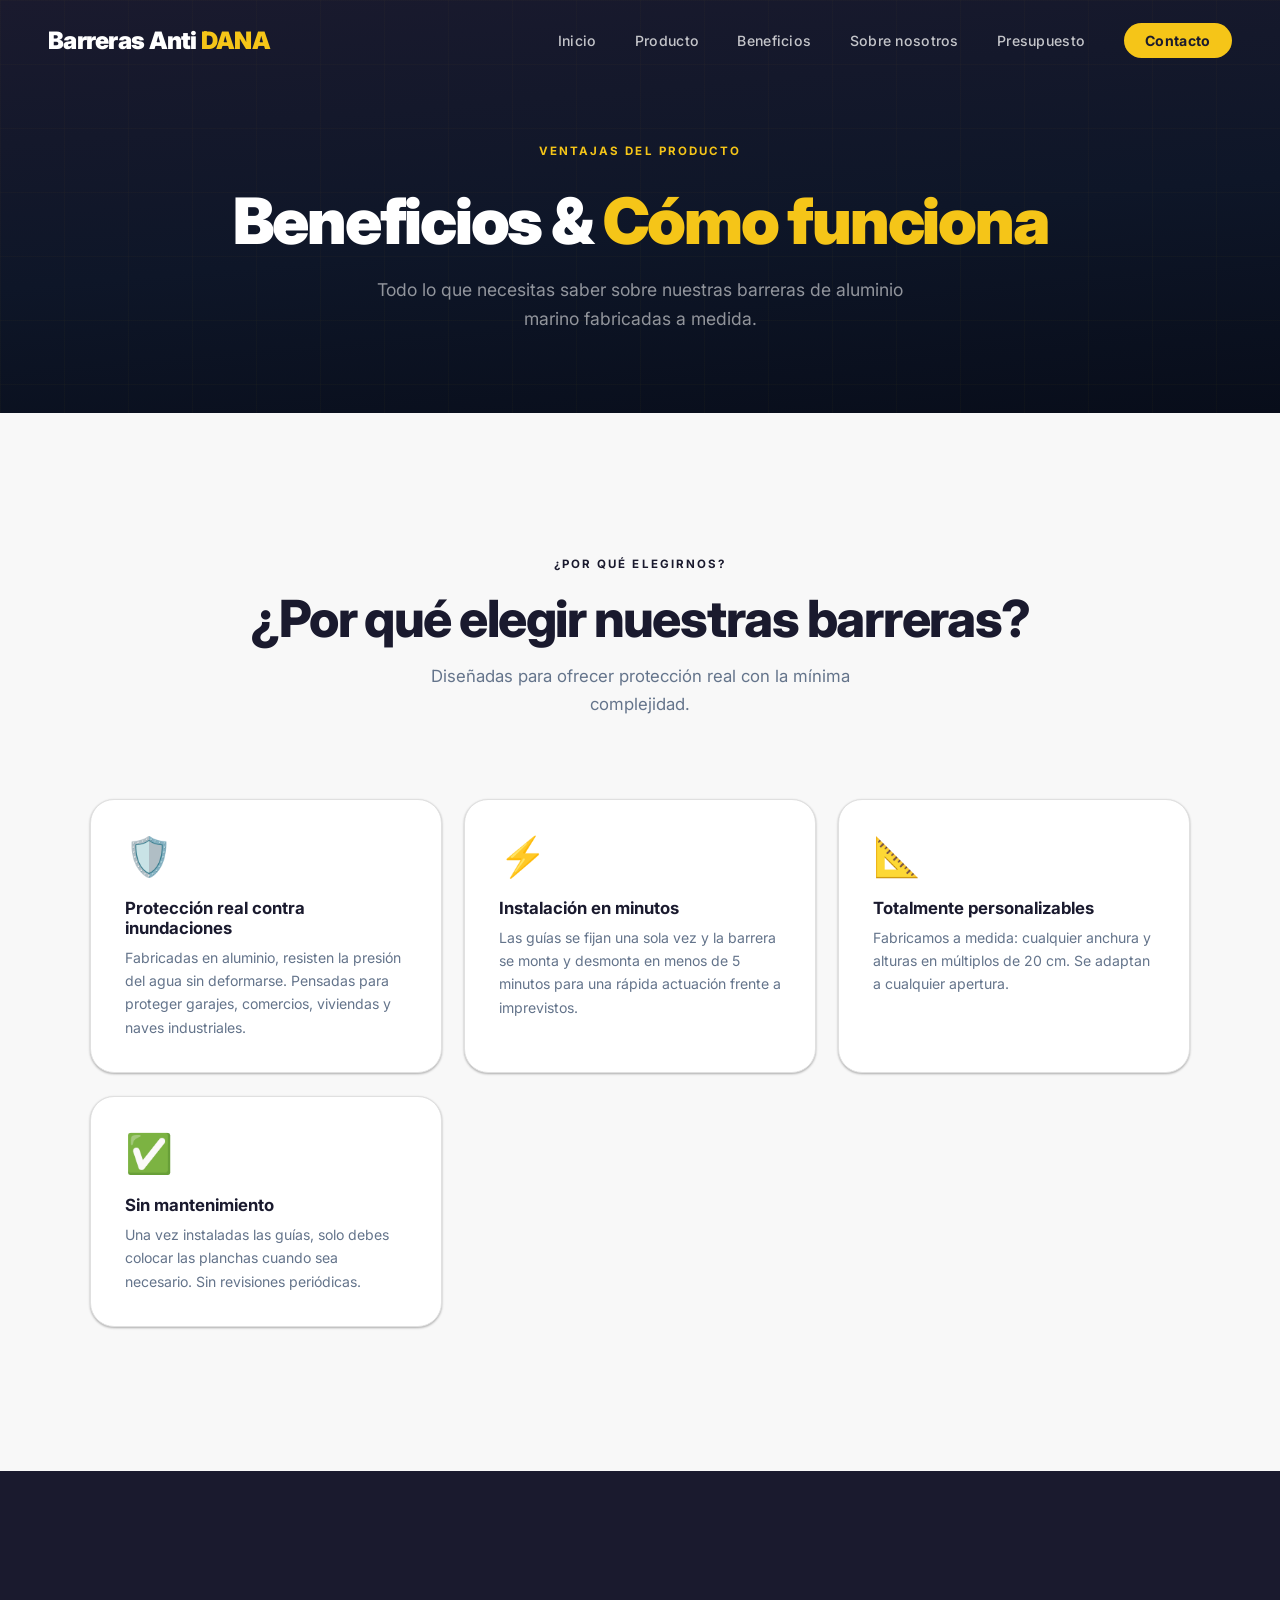
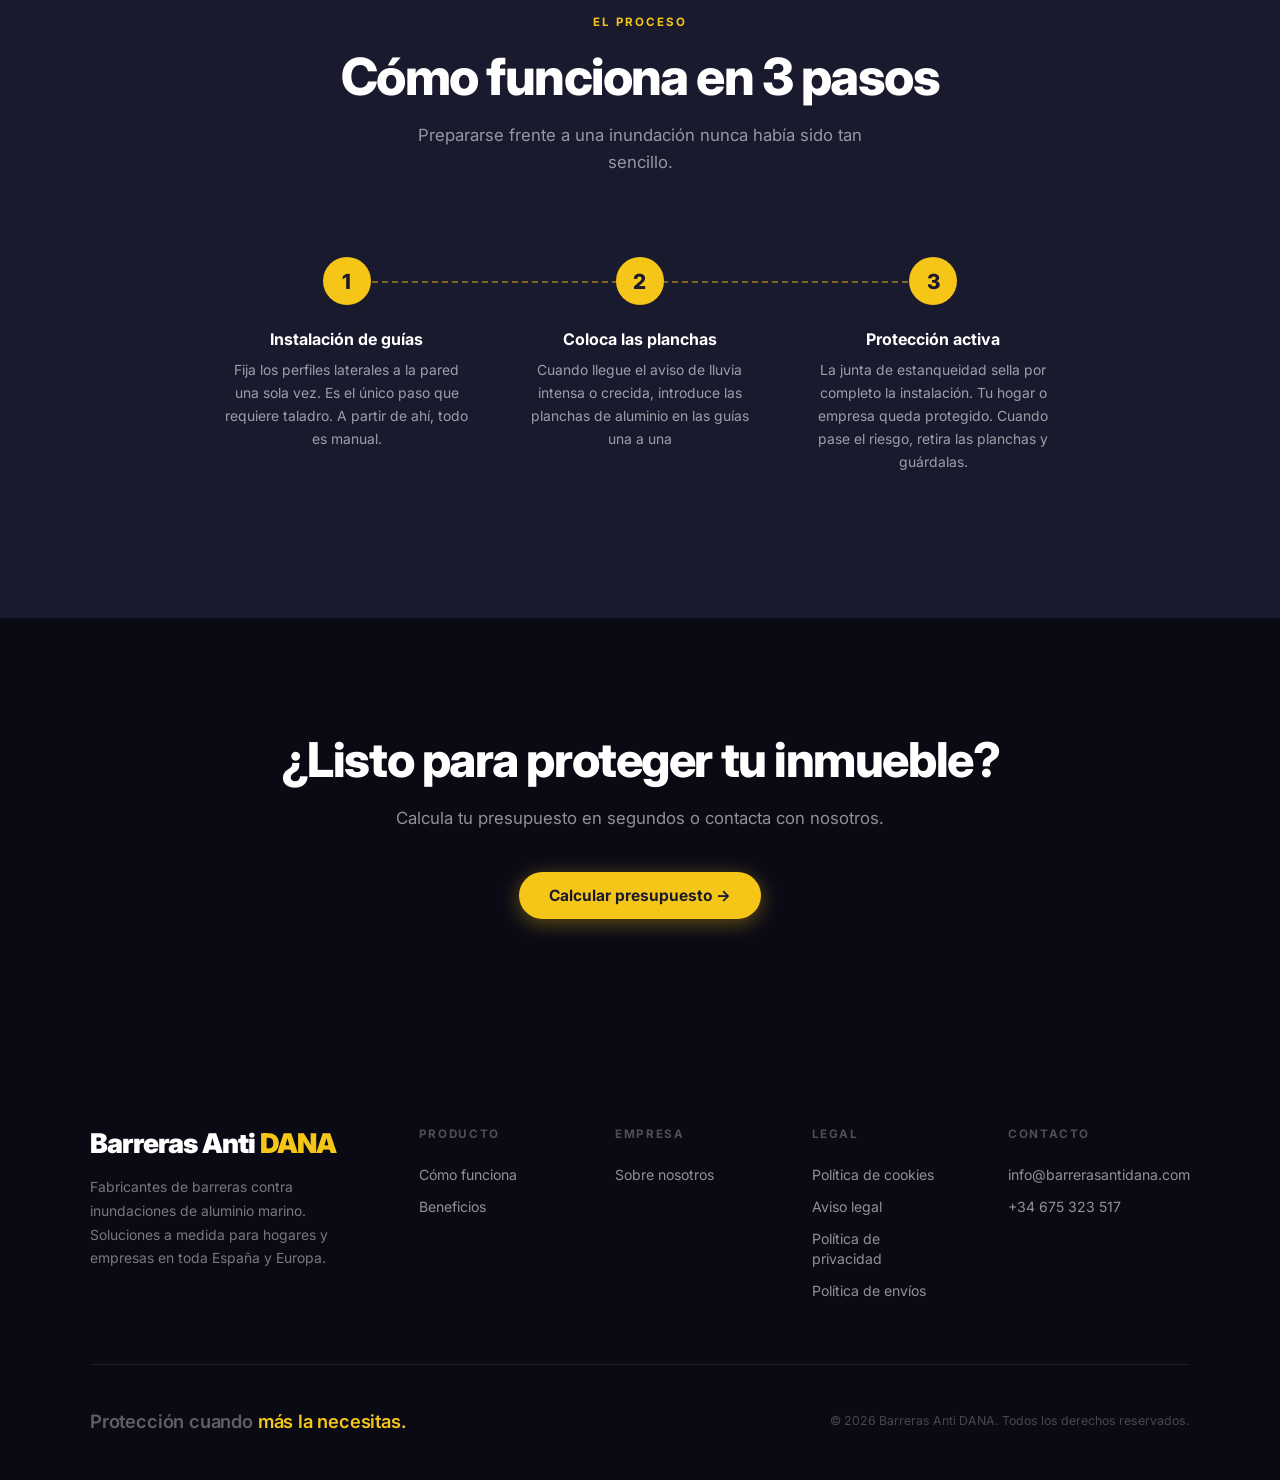
<file: beneficios.html>
<!DOCTYPE html>
<html lang="es">
<head>
  <meta charset="UTF-8">
  <meta name="viewport" content="width=device-width, initial-scale=1.0">
  <title>Beneficios y Cómo Funciona — Barreras Anti DANA</title>
  <link rel="preconnect" href="https://fonts.googleapis.com">
  <link rel="preconnect" href="https://fonts.gstatic.com" crossorigin>
  <link href="https://fonts.googleapis.com/css2?family=Inter:wght@300;400;500;600;700;800;900&display=swap" rel="stylesheet">
  <link rel="stylesheet" href="style.css">
</head>
<body>

<!-- ══════════════════════════════════════════
     NAVIGATION
══════════════════════════════════════════ -->
<nav id="navbar">
  <a href="index.html" class="nav-logo">Barreras Anti <span>DANA</span></a>

  <ul class="nav-links" id="navLinks">
    <li><a href="index.html"          onclick="closeNav()">Inicio</a></li>
    <li><a href="index.html#product"  onclick="closeNav()">Producto</a></li>
    <li><a href="beneficios.html"     onclick="closeNav()">Beneficios</a></li>
    <li><a href="nosotros.html"       onclick="closeNav()">Sobre nosotros</a></li>
    <li><a href="index.html#calculator" onclick="closeNav()">Presupuesto</a></li>
    <li><a href="index.html#footer"   onclick="closeNav()" class="nav-cta">Contacto</a></li>
  </ul>

  <button class="nav-burger" id="navBurger" aria-label="Menú" onclick="toggleNav()">
    <span></span><span></span><span></span>
  </button>
</nav>

<!-- ══════════════════════════════════════════
     PAGE HERO
══════════════════════════════════════════ -->
<header class="page-hero">
  <span class="section-label">Ventajas del producto</span>
  <h1>Beneficios &amp; <span class="hl">Cómo funciona</span></h1>
  <p class="page-hero-sub">Todo lo que necesitas saber sobre nuestras barreras de aluminio marino fabricadas a medida.</p>
</header>

<!-- ══════════════════════════════════════════
     SECTION A · BENEFICIOS
══════════════════════════════════════════ -->
<section id="beneficios-page">
  <div class="beneficios-inner">
    <div class="section-head anim">
      <span class="section-label" style="color:var(--navy)">¿Por qué elegirnos?</span>
      <h2>¿Por qué elegir nuestras barreras?</h2>
      <p>Diseñadas para ofrecer protección real con la mínima complejidad.</p>
    </div>

    <div class="benefits-grid">
      <div class="b-card" data-delay="0">
        <span class="b-icon">🛡️</span>
        <h3 class="b-title">Protección real contra inundaciones</h3>
        <p class="b-desc">Fabricadas en aluminio, resisten la presión del agua sin deformarse. Pensadas para proteger garajes, comercios, viviendas y naves industriales.</p>
      </div>
      <div class="b-card" data-delay="1">
        <span class="b-icon">⚡</span>
        <h3 class="b-title">Instalación en minutos</h3>
        <p class="b-desc">Las guías se fijan una sola vez y la barrera se monta y desmonta en menos de 5 minutos para una rápida actuación frente a imprevistos.</p>
      </div>
      <div class="b-card" data-delay="2">
        <span class="b-icon">📐</span>
        <h3 class="b-title">Totalmente personalizables</h3>
        <p class="b-desc">Fabricamos a medida: cualquier anchura y alturas en múltiplos de 20 cm. Se adaptan a cualquier apertura.</p>
      </div>
      <div class="b-card" data-delay="5">
        <span class="b-icon">✅</span>
        <h3 class="b-title">Sin mantenimiento</h3>
        <p class="b-desc">Una vez instaladas las guías, solo debes colocar las planchas cuando sea necesario. Sin revisiones periódicas.</p>
      </div>
      <div class="b-card" data-delay="6">
        <span class="b-icon">🏠</span>
        <h3 class="b-title">Para todo tipo de inmuebles</h3>
        <p class="b-desc">Garajes, portales, locales comerciales, naves y cualquier apertura en zona inundable.</p>
      </div>
      <div class="b-card" data-delay="7">
        <span class="b-icon">💧</span>
        <h3 class="b-title">Junta de estanqueidad</h3>
        <p class="b-desc">Cada barrera incorpora juntas de sellado que impide la filtración de agua entre las planchas y los perfiles.</p>
      </div>
    </div>
  </div>
</section>

<!-- ══════════════════════════════════════════
     SECTION B · CÓMO FUNCIONA
══════════════════════════════════════════ -->
<section id="como-funciona">
  <div class="how-inner">
    <div class="section-head anim" style="--clr:#fff">
      <span class="section-label">El proceso</span>
      <h2 style="color:#fff">Cómo funciona en 3 pasos</h2>
      <p style="color:var(--text-muted)">Prepararse frente a una inundación nunca había sido tan sencillo.</p>
    </div>

    <div class="how-steps">
      <div class="how-step">
        <div class="how-step-circle">1</div>
        <h3>Instalación de guías</h3>
        <p>Fija los perfiles laterales a la pared una sola vez. Es el único paso que requiere taladro. A partir de ahí, todo es manual.</p>
      </div>
      <div class="how-step">
        <div class="how-step-circle">2</div>
        <h3>Coloca las planchas</h3>
        <p>Cuando llegue el aviso de lluvia intensa o crecida, introduce las planchas de aluminio en las guías una a una</p>
      </div>
      <div class="how-step">
        <div class="how-step-circle">3</div>
        <h3>Protección activa</h3>
        <p>La junta de estanqueidad sella por completo la instalación. Tu hogar o empresa queda protegido. Cuando pase el riesgo, retira las planchas y guárdalas.</p>
      </div>
    </div>
  </div>
</section>

<!-- ══════════════════════════════════════════
     CTA BANNER
══════════════════════════════════════════ -->
<section class="cta-banner">
  <h2>¿Listo para proteger tu inmueble?</h2>
  <p>Calcula tu presupuesto en segundos o contacta con nosotros.</p>
  <a href="index.html#calculator" class="btn btn-primary">Calcular presupuesto →</a>
</section>

<!-- ══════════════════════════════════════════
     FOOTER
══════════════════════════════════════════ -->
<footer id="footer">
  <div class="footer-inner">
    <div class="footer-top">
      <div class="footer-brand">
        <div class="footer-logo">Barreras Anti <span>DANA</span></div>
        <p>Fabricantes de barreras contra inundaciones de aluminio marino. Soluciones a medida para hogares y empresas en toda España y Europa.</p>
      </div>
      <div class="footer-col">
        <h4>Producto</h4>
        <ul>
          <li><a href="beneficios.html#como-funciona">Cómo funciona</a></li>
          <li><a href="beneficios.html">Beneficios</a></li>
        </ul>
      </div>
      <div class="footer-col">
        <h4>Empresa</h4>
        <ul>
          <li><a href="nosotros.html">Sobre nosotros</a></li>
        </ul>
      </div>
      <div class="footer-col">
        <h4>Legal</h4>
        <ul>
          <li><a href="cookies.html">Política de cookies</a></li>
          <li><a href="aviso-legal.html">Aviso legal</a></li>
          <li><a href="privacidad.html">Política de privacidad</a></li>
          <li><a href="envios.html">Política de envíos</a></li>
        </ul>
      </div>
      <div class="footer-col">
        <h4>Contacto</h4>
        <ul>
          <li><a href="mailto:info@barrerasantidana.com">info@barrerasantidana.com</a></li>
          <li><a href="tel:+34675323517">+34 675 323 517</a></li>
        </ul>
      </div>
    </div>

    <div class="footer-bottom">
      <div class="footer-tagline">Protección cuando <em>más la necesitas.</em></div>
      <div class="footer-copy">© 2026 Barreras Anti DANA. Todos los derechos reservados.</div>
    </div>
  </div>
</footer>

<script src="app.js"></script>
</body>
</html>
</file>
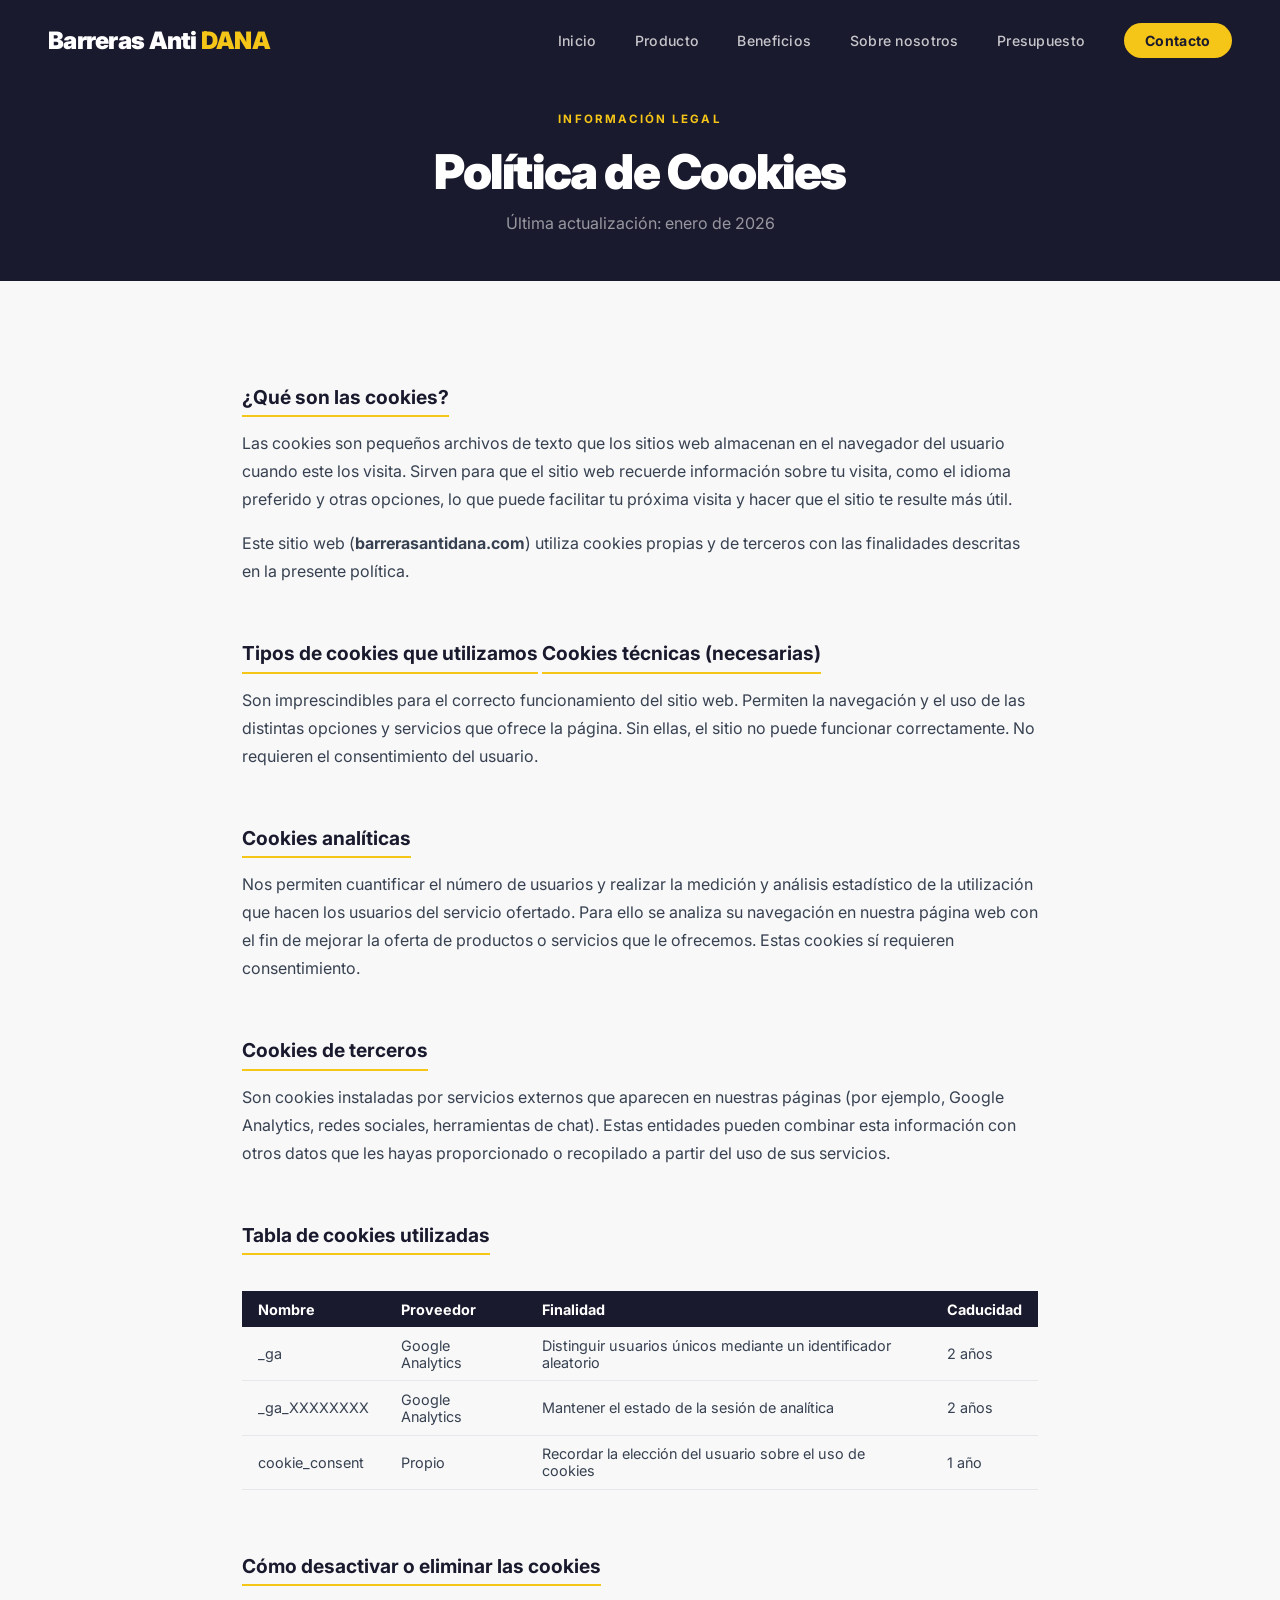
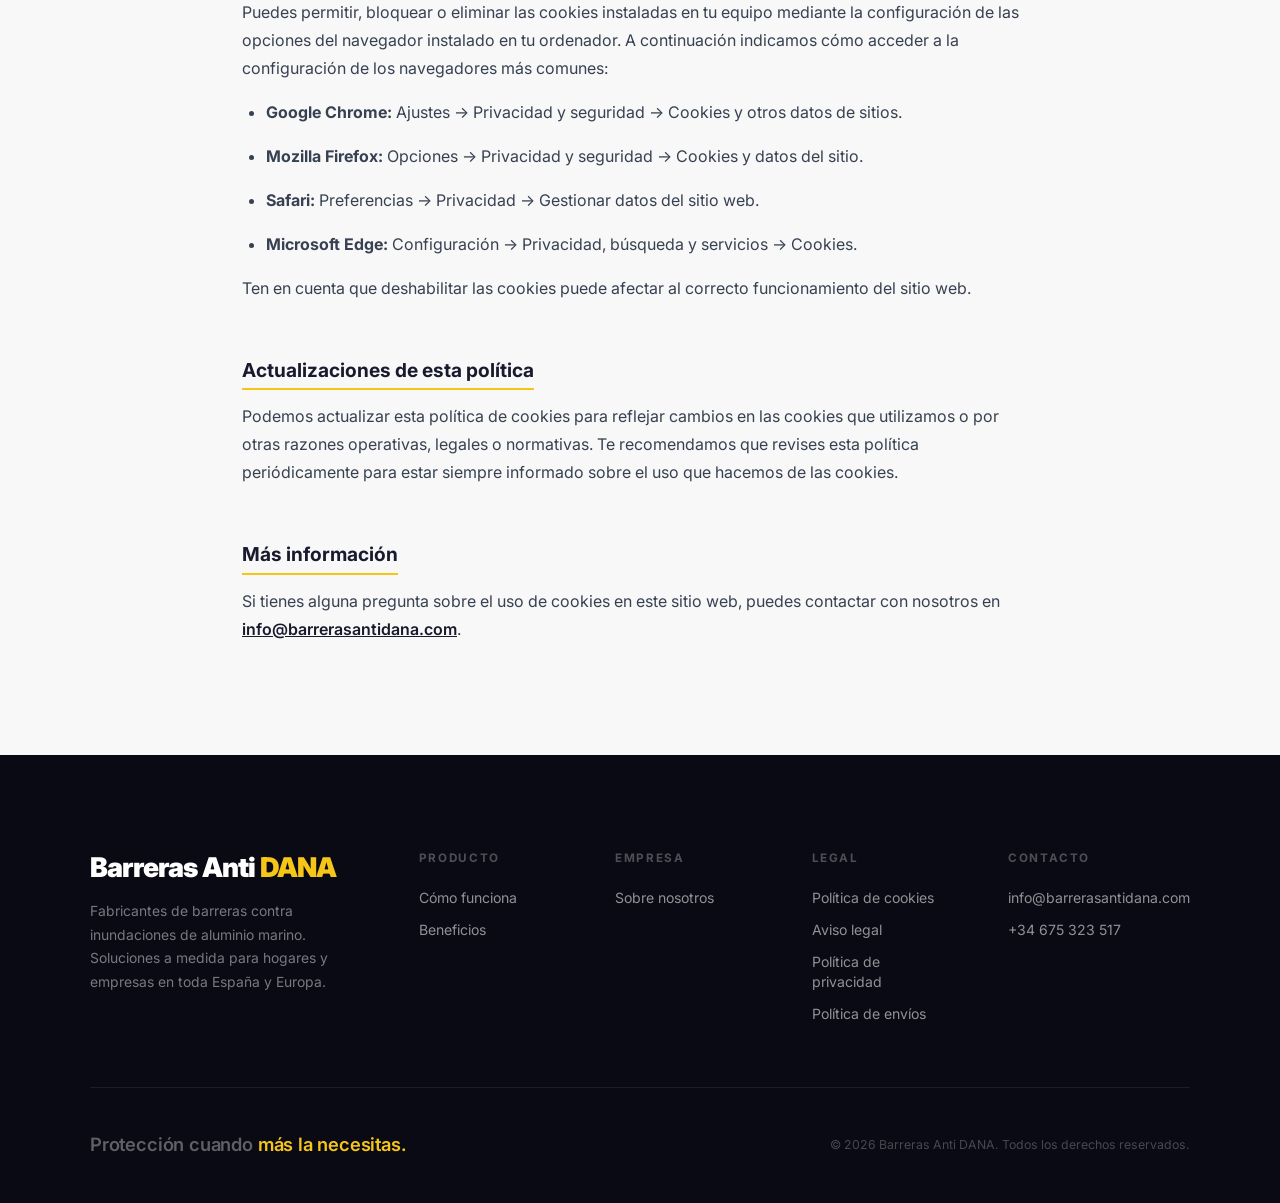
<file: cookies.html>
<!doctype html>
<html lang="es">
  <head>
    <meta charset="UTF-8" />
    <meta name="viewport" content="width=device-width, initial-scale=1.0" />
    <title>Política de Cookies — Barreras Anti DANA</title>
    <link rel="preconnect" href="https://fonts.googleapis.com" />
    <link rel="preconnect" href="https://fonts.gstatic.com" crossorigin />
    <link
      href="https://fonts.googleapis.com/css2?family=Inter:wght@300;400;500;600;700;800;900&display=swap"
      rel="stylesheet"
    />
    <link rel="stylesheet" href="style.css" />
  </head>
  <body>
    <!-- ══════════════════════════════════════════
     NAVIGATION
══════════════════════════════════════════ -->
    <nav id="navbar">
      <a href="index.html" class="nav-logo">Barreras Anti <span>DANA</span></a>

      <ul class="nav-links" id="navLinks">
        <li><a href="index.html" onclick="closeNav()">Inicio</a></li>
        <li><a href="index.html#product" onclick="closeNav()">Producto</a></li>
        <li><a href="beneficios.html" onclick="closeNav()">Beneficios</a></li>
        <li><a href="nosotros.html" onclick="closeNav()">Sobre nosotros</a></li>
        <li>
          <a href="index.html#calculator" onclick="closeNav()">Presupuesto</a>
        </li>
        <li>
          <a href="index.html#footer" onclick="closeNav()" class="nav-cta"
            >Contacto</a
          >
        </li>
      </ul>

      <button
        class="nav-burger"
        id="navBurger"
        aria-label="Menú"
        onclick="toggleNav()"
      >
        <span></span><span></span><span></span>
      </button>
    </nav>

    <!-- ══════════════════════════════════════════
     HEADER
══════════════════════════════════════════ -->
    <header class="legal-content-header">
      <span class="section-label">Información legal</span>
      <h1>Política de Cookies</h1>
      <p>Última actualización: enero de 2026</p>
    </header>

    <!-- ══════════════════════════════════════════
     CONTENT
══════════════════════════════════════════ -->
    <section style="background: var(--gray-50)">
      <div class="legal-content" style="padding-top: 4rem">
        <h2>¿Qué son las cookies?</h2>
        <p>
          Las cookies son pequeños archivos de texto que los sitios web
          almacenan en el navegador del usuario cuando este los visita. Sirven
          para que el sitio web recuerde información sobre tu visita, como el
          idioma preferido y otras opciones, lo que puede facilitar tu próxima
          visita y hacer que el sitio te resulte más útil.
        </p>
        <p>
          Este sitio web (<strong>barrerasantidana.com</strong>) utiliza cookies
          propias y de terceros con las finalidades descritas en la presente
          política.
        </p>

        <h2>Tipos de cookies que utilizamos</h2>

        <h2>Cookies técnicas (necesarias)</h2>
        <p>
          Son imprescindibles para el correcto funcionamiento del sitio web.
          Permiten la navegación y el uso de las distintas opciones y servicios
          que ofrece la página. Sin ellas, el sitio no puede funcionar
          correctamente. No requieren el consentimiento del usuario.
        </p>

        <h2>Cookies analíticas</h2>
        <p>
          Nos permiten cuantificar el número de usuarios y realizar la medición
          y análisis estadístico de la utilización que hacen los usuarios del
          servicio ofertado. Para ello se analiza su navegación en nuestra
          página web con el fin de mejorar la oferta de productos o servicios
          que le ofrecemos. Estas cookies sí requieren consentimiento.
        </p>

        <h2>Cookies de terceros</h2>
        <p>
          Son cookies instaladas por servicios externos que aparecen en nuestras
          páginas (por ejemplo, Google Analytics, redes sociales, herramientas
          de chat). Estas entidades pueden combinar esta información con otros
          datos que les hayas proporcionado o recopilado a partir del uso de sus
          servicios.
        </p>

        <h2>Tabla de cookies utilizadas</h2>
        <table>
          <thead>
            <tr>
              <th>Nombre</th>
              <th>Proveedor</th>
              <th>Finalidad</th>
              <th>Caducidad</th>
            </tr>
          </thead>
          <tbody>
            <tr>
              <td>_ga</td>
              <td>Google Analytics</td>
              <td>
                Distinguir usuarios únicos mediante un identificador aleatorio
              </td>
              <td>2 años</td>
            </tr>
            <tr>
              <td>_ga_XXXXXXXX</td>
              <td>Google Analytics</td>
              <td>Mantener el estado de la sesión de analítica</td>
              <td>2 años</td>
            </tr>
            <tr>
              <td>cookie_consent</td>
              <td>Propio</td>
              <td>Recordar la elección del usuario sobre el uso de cookies</td>
              <td>1 año</td>
            </tr>
          </tbody>
        </table>

        <h2>Cómo desactivar o eliminar las cookies</h2>
        <p>
          Puedes permitir, bloquear o eliminar las cookies instaladas en tu
          equipo mediante la configuración de las opciones del navegador
          instalado en tu ordenador. A continuación indicamos cómo acceder a la
          configuración de los navegadores más comunes:
        </p>
        <ul>
          <li>
            <strong>Google Chrome:</strong> Ajustes → Privacidad y seguridad →
            Cookies y otros datos de sitios.
          </li>
          <li>
            <strong>Mozilla Firefox:</strong> Opciones → Privacidad y seguridad
            → Cookies y datos del sitio.
          </li>
          <li>
            <strong>Safari:</strong> Preferencias → Privacidad → Gestionar datos
            del sitio web.
          </li>
          <li>
            <strong>Microsoft Edge:</strong> Configuración → Privacidad,
            búsqueda y servicios → Cookies.
          </li>
        </ul>
        <p>
          Ten en cuenta que deshabilitar las cookies puede afectar al correcto
          funcionamiento del sitio web.
        </p>

        <h2>Actualizaciones de esta política</h2>
        <p>
          Podemos actualizar esta política de cookies para reflejar cambios en
          las cookies que utilizamos o por otras razones operativas, legales o
          normativas. Te recomendamos que revises esta política periódicamente
          para estar siempre informado sobre el uso que hacemos de las cookies.
        </p>

        <h2>Más información</h2>
        <p>
          Si tienes alguna pregunta sobre el uso de cookies en este sitio web,
          puedes contactar con nosotros en
          <a
            href="mailto:info@barrerasantidana.com"
            style="color: var(--navy); font-weight: 600"
            >info@barrerasantidana.com</a
          >.
        </p>
      </div>
    </section>

    <!-- ══════════════════════════════════════════
     FOOTER
══════════════════════════════════════════ -->
    <footer id="footer">
      <div class="footer-inner">
        <div class="footer-top">
          <div class="footer-brand">
            <div class="footer-logo">Barreras Anti <span>DANA</span></div>
            <p>
              Fabricantes de barreras contra inundaciones de aluminio marino.
              Soluciones a medida para hogares y empresas en toda España y
              Europa.
            </p>
          </div>
          <div class="footer-col">
            <h4>Producto</h4>
            <ul>
              <li><a href="beneficios.html#como-funciona">Cómo funciona</a></li>
              <li><a href="beneficios.html">Beneficios</a></li>
            </ul>
          </div>
          <div class="footer-col">
            <h4>Empresa</h4>
            <ul>
              <li><a href="nosotros.html">Sobre nosotros</a></li>
            </ul>
          </div>
          <div class="footer-col">
            <h4>Legal</h4>
            <ul>
              <li><a href="cookies.html">Política de cookies</a></li>
              <li><a href="aviso-legal.html">Aviso legal</a></li>
              <li><a href="privacidad.html">Política de privacidad</a></li>
              <li><a href="envios.html">Política de envíos</a></li>
            </ul>
          </div>
          <div class="footer-col">
            <h4>Contacto</h4>
            <ul>
              <li>
                <a href="mailto:info@barrerasantidana.com"
                  >info@barrerasantidana.com</a
                >
              </li>
              <li><a href="tel:+34675323517">+34 675 323 517</a></li>
            </ul>
          </div>
        </div>

        <div class="footer-bottom">
          <div class="footer-tagline">
            Protección cuando <em>más la necesitas.</em>
          </div>
          <div class="footer-copy">
            © 2026 Barreras Anti DANA. Todos los derechos reservados.
          </div>
        </div>
      </div>
    </footer>

    <script src="app.js"></script>
  </body>
</html>
</file>
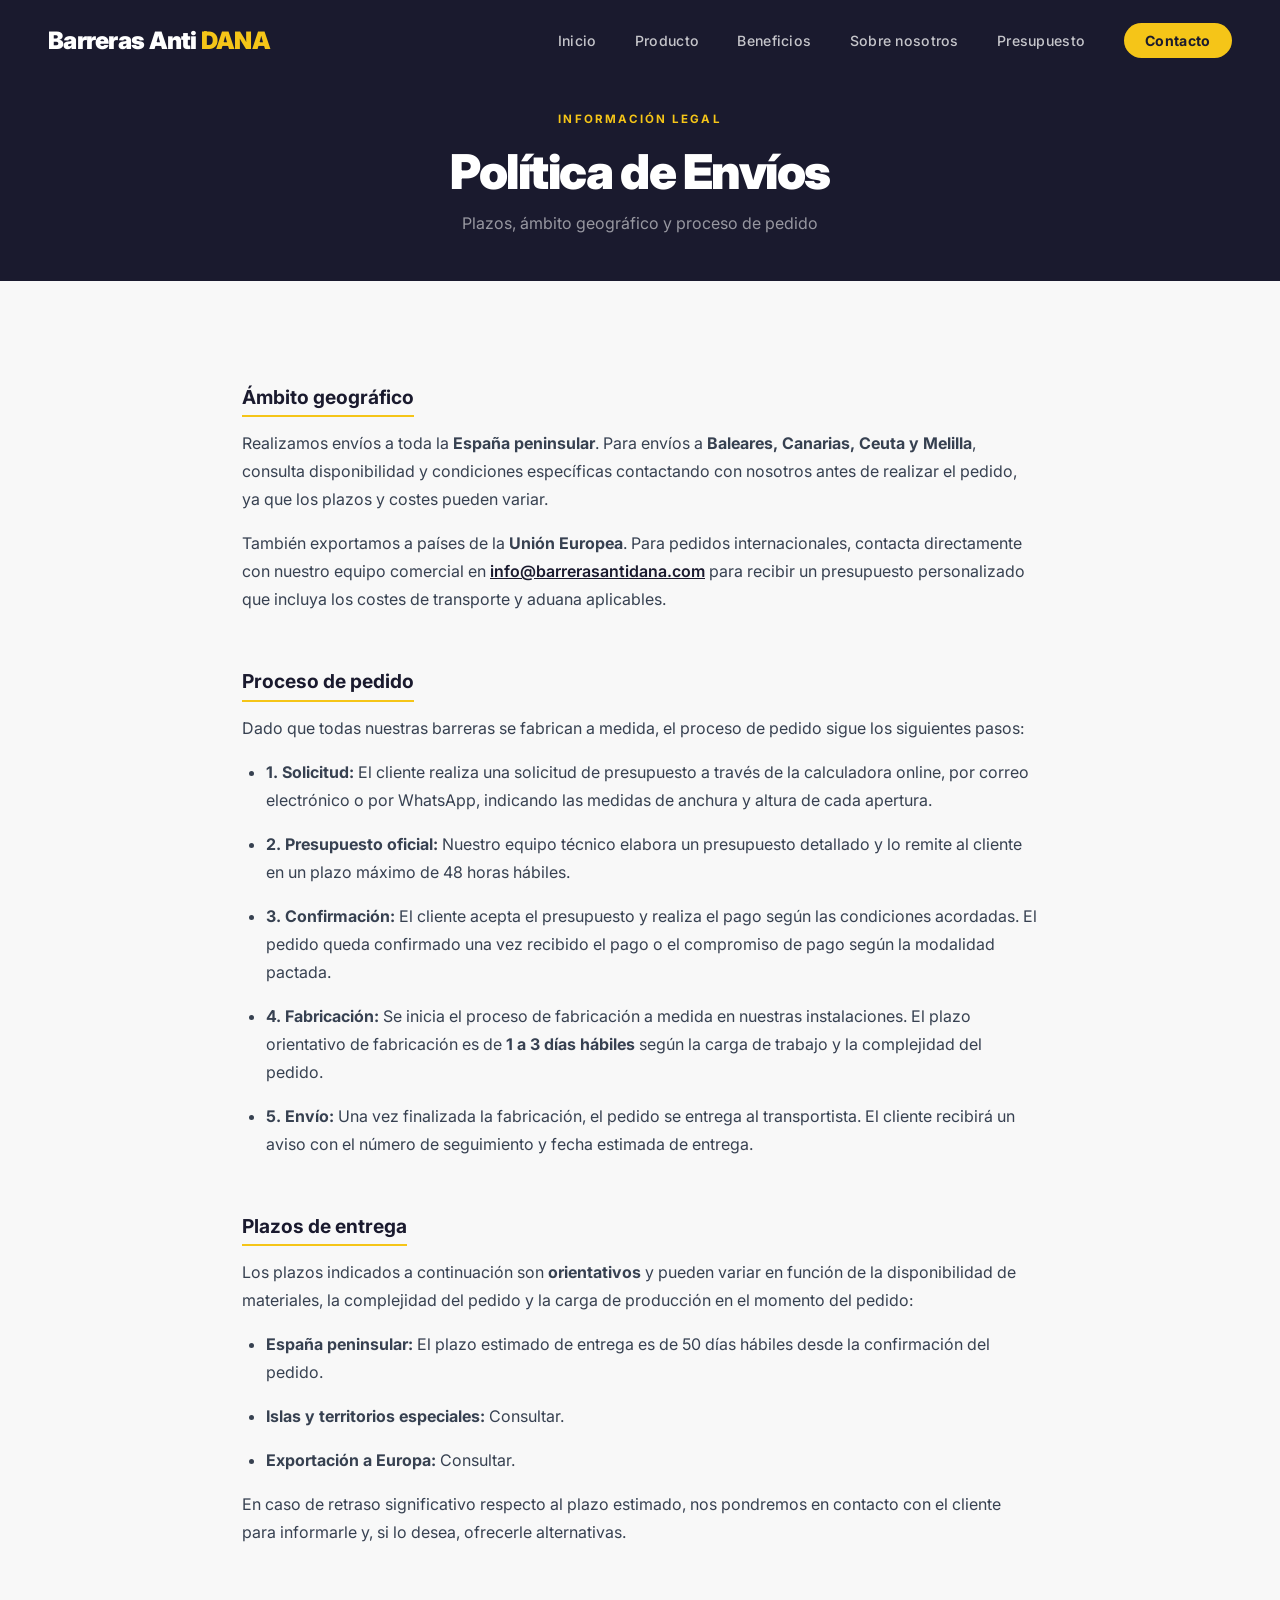
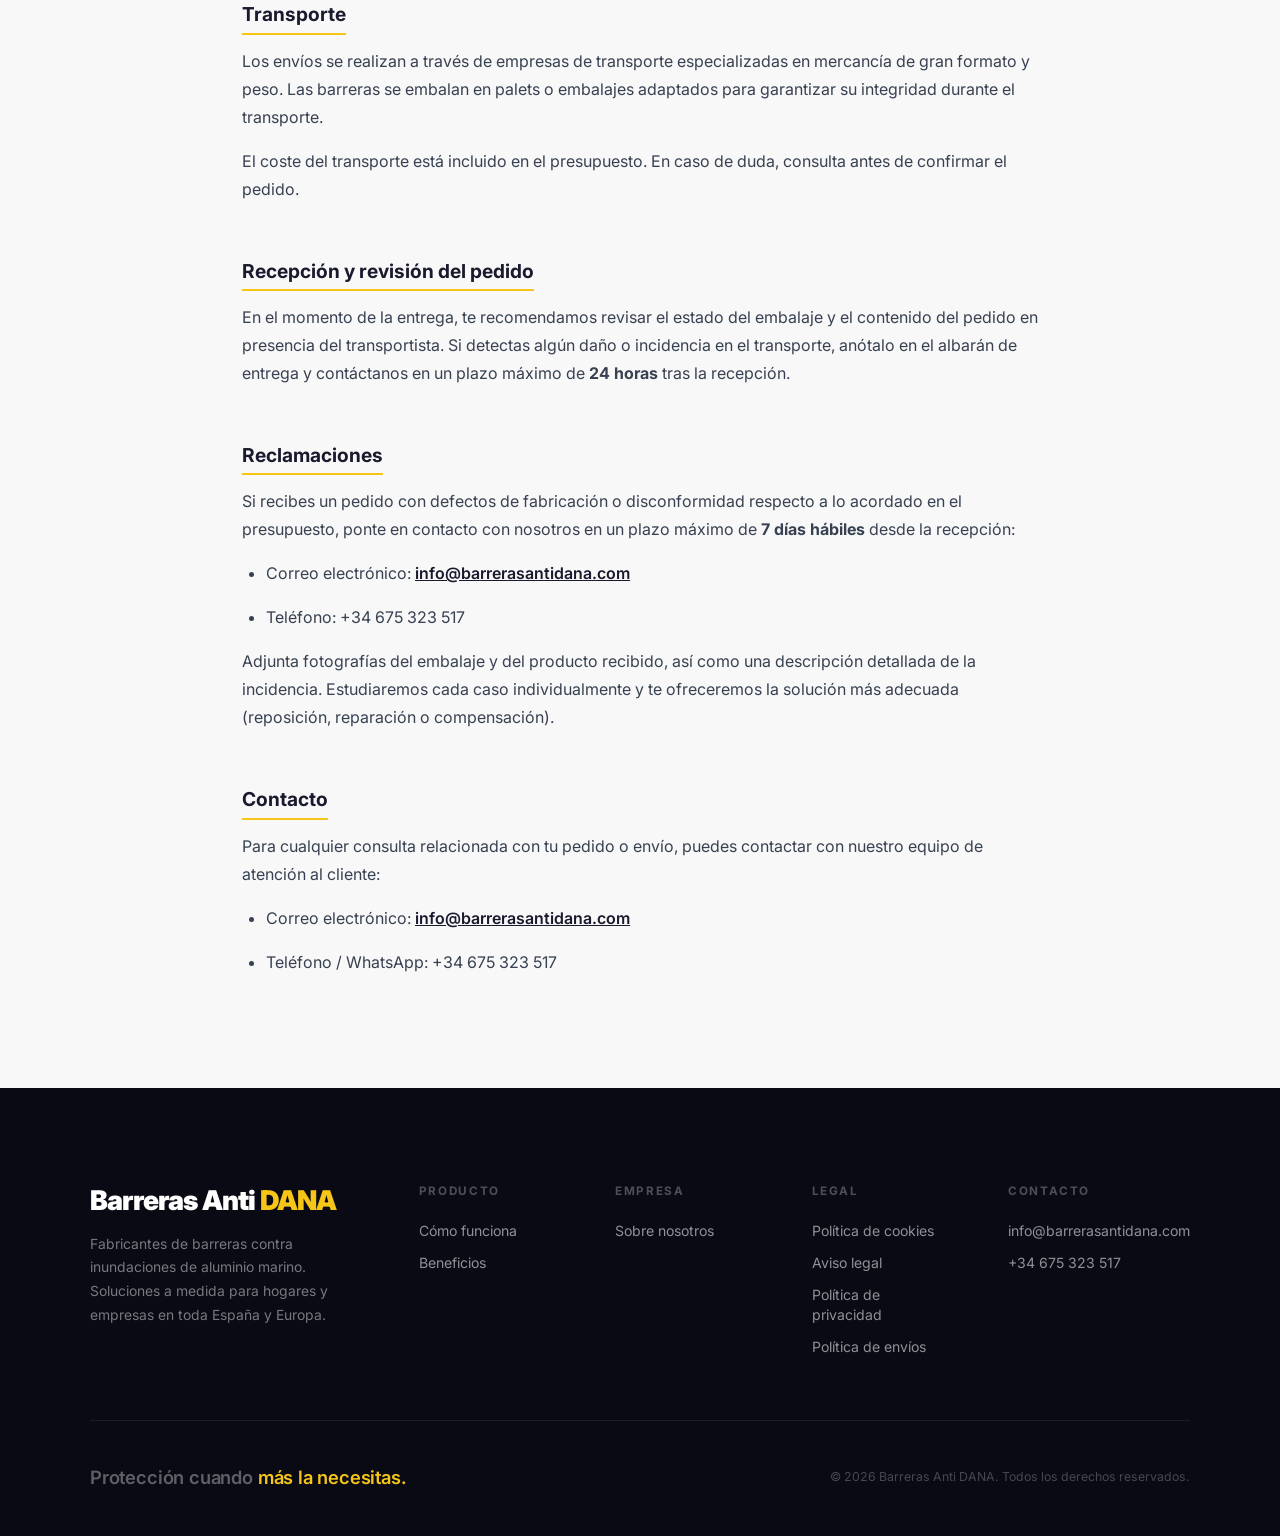
<file: envios.html>
<!doctype html>
<html lang="es">
  <head>
    <meta charset="UTF-8" />
    <meta name="viewport" content="width=device-width, initial-scale=1.0" />
    <title>Política de Envíos — Barreras Anti DANA</title>
    <link rel="preconnect" href="https://fonts.googleapis.com" />
    <link rel="preconnect" href="https://fonts.gstatic.com" crossorigin />
    <link
      href="https://fonts.googleapis.com/css2?family=Inter:wght@300;400;500;600;700;800;900&display=swap"
      rel="stylesheet"
    />
    <link rel="stylesheet" href="style.css" />
  </head>
  <body>
    <!-- ══════════════════════════════════════════
     NAVIGATION
══════════════════════════════════════════ -->
    <nav id="navbar">
      <a href="index.html" class="nav-logo">Barreras Anti <span>DANA</span></a>

      <ul class="nav-links" id="navLinks">
        <li><a href="index.html" onclick="closeNav()">Inicio</a></li>
        <li><a href="index.html#product" onclick="closeNav()">Producto</a></li>
        <li><a href="beneficios.html" onclick="closeNav()">Beneficios</a></li>
        <li><a href="nosotros.html" onclick="closeNav()">Sobre nosotros</a></li>
        <li>
          <a href="index.html#calculator" onclick="closeNav()">Presupuesto</a>
        </li>
        <li>
          <a href="index.html#footer" onclick="closeNav()" class="nav-cta"
            >Contacto</a
          >
        </li>
      </ul>

      <button
        class="nav-burger"
        id="navBurger"
        aria-label="Menú"
        onclick="toggleNav()"
      >
        <span></span><span></span><span></span>
      </button>
    </nav>

    <!-- ══════════════════════════════════════════
     HEADER
══════════════════════════════════════════ -->
    <header class="legal-content-header">
      <span class="section-label">Información legal</span>
      <h1>Política de Envíos</h1>
      <p>Plazos, ámbito geográfico y proceso de pedido</p>
    </header>

    <!-- ══════════════════════════════════════════
     CONTENT
══════════════════════════════════════════ -->
    <section style="background: var(--gray-50)">
      <div class="legal-content" style="padding-top: 4rem">
        <h2>Ámbito geográfico</h2>
        <p>
          Realizamos envíos a toda la <strong>España peninsular</strong>. Para
          envíos a <strong>Baleares, Canarias, Ceuta y Melilla</strong>,
          consulta disponibilidad y condiciones específicas contactando con
          nosotros antes de realizar el pedido, ya que los plazos y costes
          pueden variar.
        </p>
        <p>
          También exportamos a países de la <strong>Unión Europea</strong>. Para
          pedidos internacionales, contacta directamente con nuestro equipo
          comercial en
          <a
            href="mailto:info@barrerasantidana.com"
            style="color: var(--navy); font-weight: 600"
            >info@barrerasantidana.com</a
          >
          para recibir un presupuesto personalizado que incluya los costes de
          transporte y aduana aplicables.
        </p>

        <h2>Proceso de pedido</h2>
        <p>
          Dado que todas nuestras barreras se fabrican a medida, el proceso de
          pedido sigue los siguientes pasos:
        </p>
        <ul>
          <li>
            <strong>1. Solicitud:</strong> El cliente realiza una solicitud de
            presupuesto a través de la calculadora online, por correo
            electrónico o por WhatsApp, indicando las medidas de anchura y
            altura de cada apertura.
          </li>
          <li>
            <strong>2. Presupuesto oficial:</strong> Nuestro equipo técnico
            elabora un presupuesto detallado y lo remite al cliente en un plazo
            máximo de 48 horas hábiles.
          </li>
          <li>
            <strong>3. Confirmación:</strong> El cliente acepta el presupuesto y
            realiza el pago según las condiciones acordadas. El pedido queda
            confirmado una vez recibido el pago o el compromiso de pago según la
            modalidad pactada.
          </li>
          <li>
            <strong>4. Fabricación:</strong> Se inicia el proceso de fabricación
            a medida en nuestras instalaciones. El plazo orientativo de
            fabricación es de <strong> 1 a 3 días hábiles</strong> según la
            carga de trabajo y la complejidad del pedido.
          </li>
          <li>
            <strong>5. Envío:</strong> Una vez finalizada la fabricación, el
            pedido se entrega al transportista. El cliente recibirá un aviso con
            el número de seguimiento y fecha estimada de entrega.
          </li>
        </ul>

        <h2>Plazos de entrega</h2>
        <p>
          Los plazos indicados a continuación son
          <strong>orientativos</strong> y pueden variar en función de la
          disponibilidad de materiales, la complejidad del pedido y la carga de
          producción en el momento del pedido:
        </p>
        <ul>
          <li>
            <strong>España peninsular:</strong> El plazo estimado de entrega es
            de 50 días hábiles desde la confirmación del pedido.
          </li>
          <li><strong>Islas y territorios especiales:</strong> Consultar.</li>
          <li><strong>Exportación a Europa:</strong> Consultar.</li>
        </ul>
        <p>
          En caso de retraso significativo respecto al plazo estimado, nos
          pondremos en contacto con el cliente para informarle y, si lo desea,
          ofrecerle alternativas.
        </p>

        <h2>Transporte</h2>
        <p>
          Los envíos se realizan a través de empresas de transporte
          especializadas en mercancía de gran formato y peso. Las barreras se
          embalan en palets o embalajes adaptados para garantizar su integridad
          durante el transporte.
        </p>
        <p>
          El coste del transporte está incluido en el presupuesto. En caso de
          duda, consulta antes de confirmar el pedido.
        </p>

        <h2>Recepción y revisión del pedido</h2>
        <p>
          En el momento de la entrega, te recomendamos revisar el estado del
          embalaje y el contenido del pedido en presencia del transportista. Si
          detectas algún daño o incidencia en el transporte, anótalo en el
          albarán de entrega y contáctanos en un plazo máximo de
          <strong>24 horas</strong> tras la recepción.
        </p>

        <h2>Reclamaciones</h2>
        <p>
          Si recibes un pedido con defectos de fabricación o disconformidad
          respecto a lo acordado en el presupuesto, ponte en contacto con
          nosotros en un plazo máximo de <strong>7 días hábiles</strong> desde
          la recepción:
        </p>
        <ul>
          <li>
            Correo electrónico:
            <a
              href="mailto:info@barrerasantidana.com"
              style="color: var(--navy); font-weight: 600"
              >info@barrerasantidana.com</a
            >
          </li>
          <li>Teléfono: +34 675 323 517</li>
        </ul>
        <p>
          Adjunta fotografías del embalaje y del producto recibido, así como una
          descripción detallada de la incidencia. Estudiaremos cada caso
          individualmente y te ofreceremos la solución más adecuada (reposición,
          reparación o compensación).
        </p>

        <h2>Contacto</h2>
        <p>
          Para cualquier consulta relacionada con tu pedido o envío, puedes
          contactar con nuestro equipo de atención al cliente:
        </p>
        <ul>
          <li>
            Correo electrónico:
            <a
              href="mailto:info@barrerasantidana.com"
              style="color: var(--navy); font-weight: 600"
              >info@barrerasantidana.com</a
            >
          </li>
          <li>Teléfono / WhatsApp: +34 675 323 517</li>
        </ul>
      </div>
    </section>

    <!-- ══════════════════════════════════════════
     FOOTER
══════════════════════════════════════════ -->
    <footer id="footer">
      <div class="footer-inner">
        <div class="footer-top">
          <div class="footer-brand">
            <div class="footer-logo">Barreras Anti <span>DANA</span></div>
            <p>
              Fabricantes de barreras contra inundaciones de aluminio marino.
              Soluciones a medida para hogares y empresas en toda España y
              Europa.
            </p>
          </div>
          <div class="footer-col">
            <h4>Producto</h4>
            <ul>
              <li><a href="beneficios.html#como-funciona">Cómo funciona</a></li>
              <li><a href="beneficios.html">Beneficios</a></li>
            </ul>
          </div>
          <div class="footer-col">
            <h4>Empresa</h4>
            <ul>
              <li><a href="nosotros.html">Sobre nosotros</a></li>
            </ul>
          </div>
          <div class="footer-col">
            <h4>Legal</h4>
            <ul>
              <li><a href="cookies.html">Política de cookies</a></li>
              <li><a href="aviso-legal.html">Aviso legal</a></li>
              <li><a href="privacidad.html">Política de privacidad</a></li>
              <li><a href="envios.html">Política de envíos</a></li>
            </ul>
          </div>
          <div class="footer-col">
            <h4>Contacto</h4>
            <ul>
              <li>
                <a href="mailto:info@barrerasantidana.com"
                  >info@barrerasantidana.com</a
                >
              </li>
              <li><a href="tel:+34675323517">+34 675 323 517</a></li>
            </ul>
          </div>
        </div>

        <div class="footer-bottom">
          <div class="footer-tagline">
            Protección cuando <em>más la necesitas.</em>
          </div>
          <div class="footer-copy">
            © 2026 Barreras Anti DANA. Todos los derechos reservados.
          </div>
        </div>
      </div>
    </footer>

    <script src="app.js"></script>
  </body>
</html>
</file>
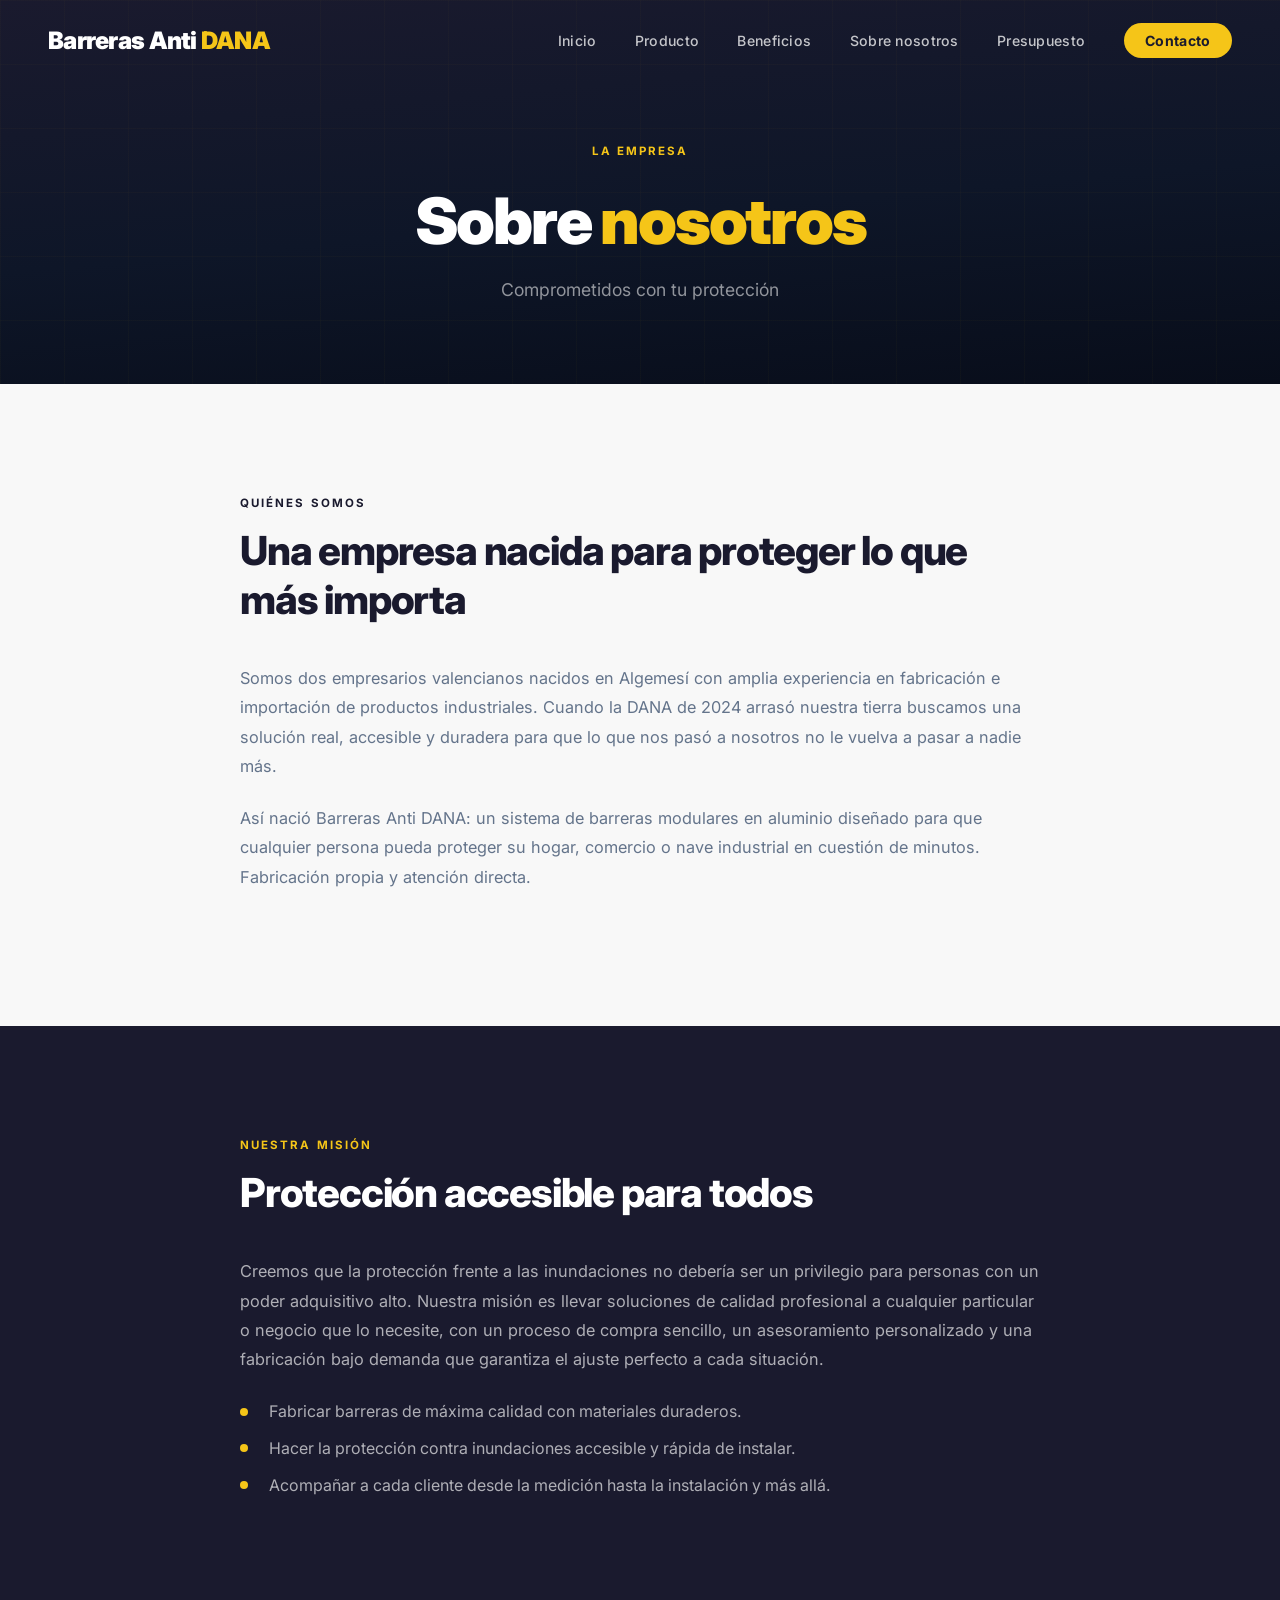
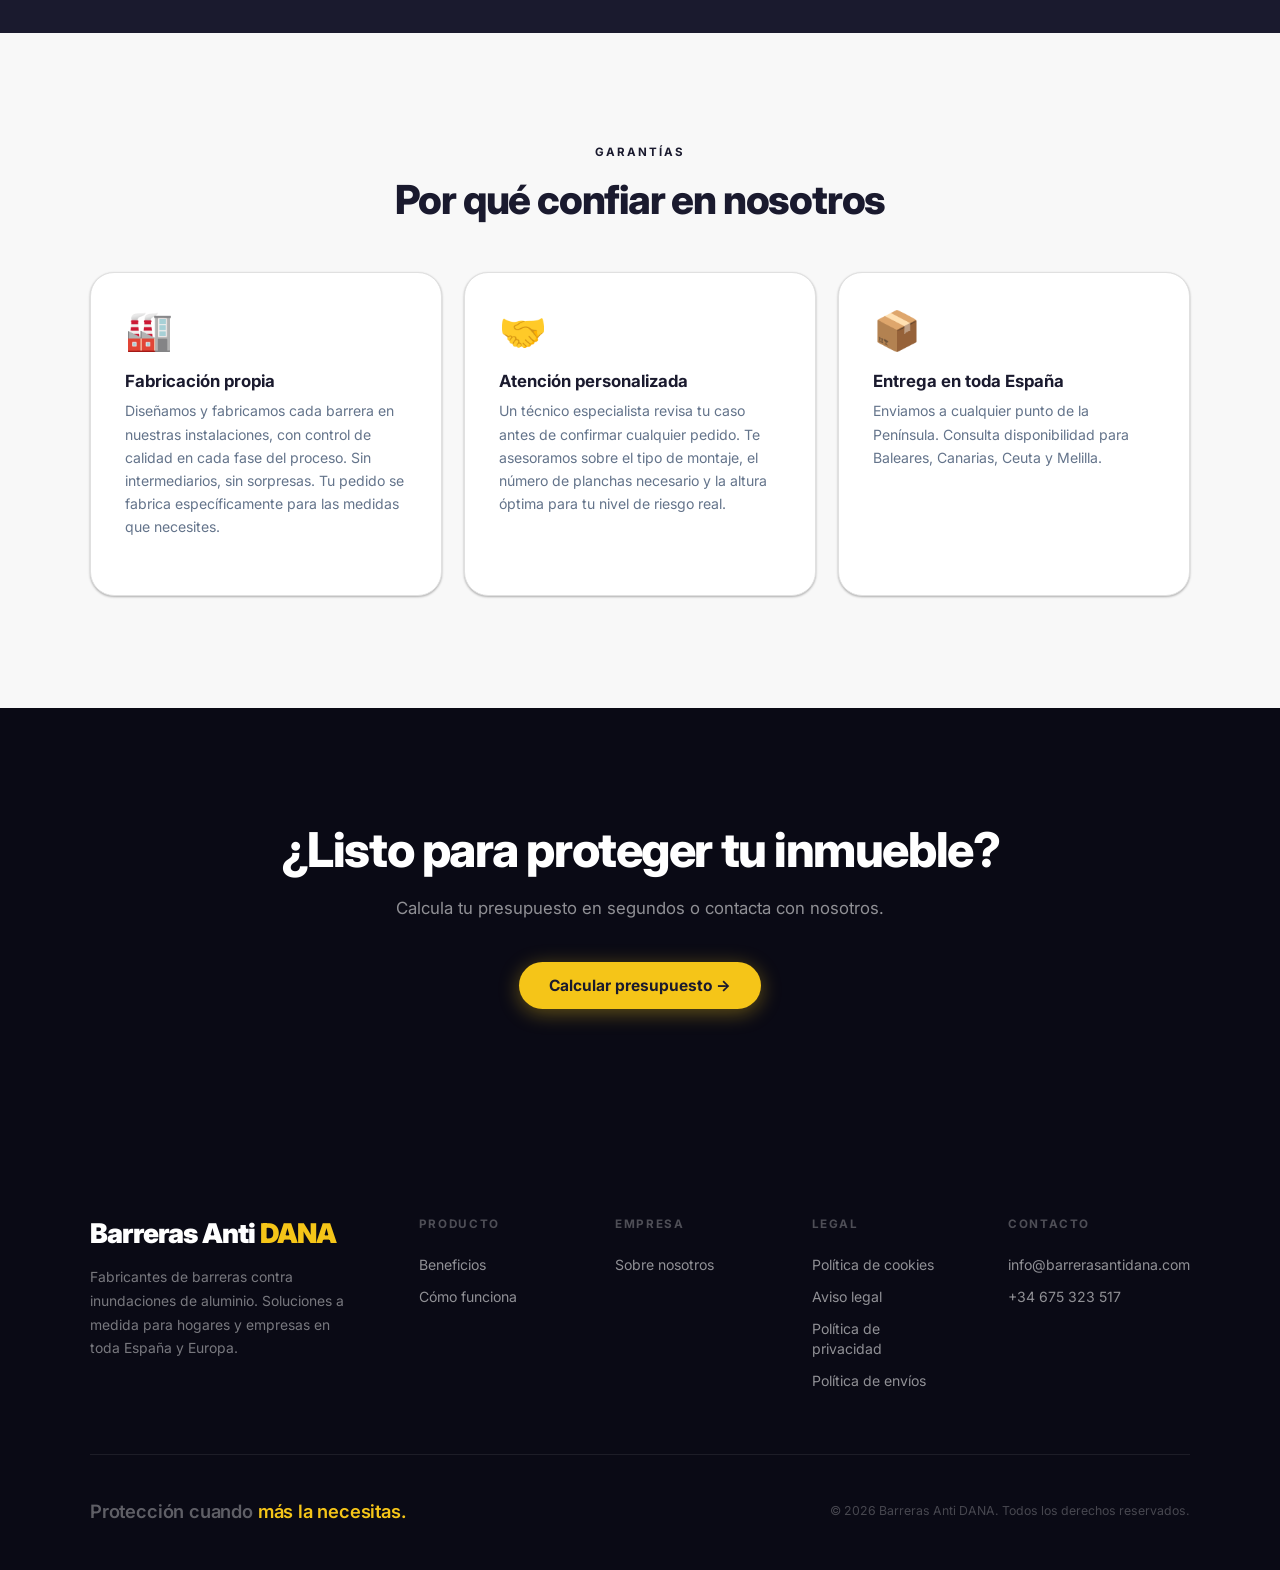
<file: nosotros.html>
<!doctype html>
<html lang="es">
  <head>
    <meta charset="UTF-8" />
    <meta name="viewport" content="width=device-width, initial-scale=1.0" />
    <title>Sobre Nosotros — Barreras Anti DANA</title>
    <link rel="preconnect" href="https://fonts.googleapis.com" />
    <link rel="preconnect" href="https://fonts.gstatic.com" crossorigin />
    <link
      href="https://fonts.googleapis.com/css2?family=Inter:wght@300;400;500;600;700;800;900&display=swap"
      rel="stylesheet"
    />
    <link rel="stylesheet" href="style.css" />
  </head>
  <body>
    <!-- ══════════════════════════════════════════
     NAVIGATION
══════════════════════════════════════════ -->
    <nav id="navbar">
      <a href="index.html" class="nav-logo">Barreras Anti <span>DANA</span></a>

      <ul class="nav-links" id="navLinks">
        <li><a href="index.html" onclick="closeNav()">Inicio</a></li>
        <li><a href="index.html#product" onclick="closeNav()">Producto</a></li>
        <li><a href="beneficios.html" onclick="closeNav()">Beneficios</a></li>
        <li><a href="nosotros.html" onclick="closeNav()">Sobre nosotros</a></li>
        <li>
          <a href="index.html#calculator" onclick="closeNav()">Presupuesto</a>
        </li>
        <li>
          <a href="index.html#footer" onclick="closeNav()" class="nav-cta"
            >Contacto</a
          >
        </li>
      </ul>

      <button
        class="nav-burger"
        id="navBurger"
        aria-label="Menú"
        onclick="toggleNav()"
      >
        <span></span><span></span><span></span>
      </button>
    </nav>

    <!-- ══════════════════════════════════════════
     PAGE HERO
══════════════════════════════════════════ -->
    <header class="page-hero">
      <span class="section-label">La empresa</span>
      <h1>Sobre <span class="hl">nosotros</span></h1>
      <p class="page-hero-sub">Comprometidos con tu protección</p>
    </header>

    <!-- ══════════════════════════════════════════
     QUIÉNES SOMOS
══════════════════════════════════════════ -->
    <section class="nosotros-section light">
      <div class="nosotros-inner">
        <div
          class="section-head anim"
          style="text-align: left; margin-bottom: 2.5rem"
        >
          <span class="section-label" style="color: var(--navy)"
            >Quiénes somos</span
          >
          <h2
            style="
              font-size: clamp(1.6rem, 3.5vw, 2.5rem);
              font-weight: 800;
              color: var(--navy);
              letter-spacing: -0.03em;
              margin-bottom: 0.9rem;
            "
          >
            Una empresa nacida para proteger lo que más importa
          </h2>
        </div>

        <p>
          Somos dos empresarios valencianos nacidos en Algemesí con amplia
          experiencia en fabricación e importación de productos industriales.
          Cuando la DANA de 2024 arrasó nuestra tierra buscamos una solución
          real, accesible y duradera para que lo que nos pasó a nosotros no le
          vuelva a pasar a nadie más.
        </p>
        <p>
          Así nació Barreras Anti DANA: un sistema de barreras modulares en
          aluminio diseñado para que cualquier persona pueda proteger su hogar,
          comercio o nave industrial en cuestión de minutos. Fabricación propia
          y atención directa.
        </p>
      </div>
    </section>

    <!-- ══════════════════════════════════════════
     NUESTRA MISIÓN
══════════════════════════════════════════ -->
    <section class="nosotros-section dark">
      <div class="nosotros-inner">
        <div
          class="section-head anim"
          style="text-align: left; margin-bottom: 2.5rem"
        >
          <span class="section-label">Nuestra misión</span>
          <h2
            style="
              font-size: clamp(1.6rem, 3.5vw, 2.5rem);
              font-weight: 800;
              color: #fff;
              letter-spacing: -0.03em;
              margin-bottom: 0.9rem;
            "
          >
            Protección accesible para todos
          </h2>
        </div>
        <p>
          Creemos que la protección frente a las inundaciones no debería ser un
          privilegio para personas con un poder adquisitivo alto. Nuestra misión
          es llevar soluciones de calidad profesional a cualquier particular o
          negocio que lo necesite, con un proceso de compra sencillo, un
          asesoramiento personalizado y una fabricación bajo demanda que
          garantiza el ajuste perfecto a cada situación.
        </p>
        <ul>
          <li>Fabricar barreras de máxima calidad con materiales duraderos.</li>
          <li>
            Hacer la protección contra inundaciones accesible y rápida de
            instalar.
          </li>
          <li>
            Acompañar a cada cliente desde la medición hasta la instalación y
            más allá.
          </li>
        </ul>
      </div>
    </section>

    <!-- ══════════════════════════════════════════
     POR QUÉ CONFIAR EN NOSOTROS
══════════════════════════════════════════ -->
    <section class="nosotros-section light">
      <div class="nosotros-inner" style="max-width: 1100px">
        <div class="section-head anim" style="margin-bottom: 1rem">
          <span class="section-label" style="color: var(--navy)"
            >Garantías</span
          >
          <h2
            style="
              font-size: clamp(1.6rem, 3.5vw, 2.5rem);
              font-weight: 800;
              color: var(--navy);
              letter-spacing: -0.03em;
              margin-bottom: 0.9rem;
            "
          >
            Por qué confiar en nosotros
          </h2>
        </div>

        <div class="trust-cards">
          <div class="trust-card">
            <span class="b-icon">🏭</span>
            <h3>Fabricación propia</h3>
            <p>
              Diseñamos y fabricamos cada barrera en nuestras instalaciones, con
              control de calidad en cada fase del proceso. Sin intermediarios,
              sin sorpresas. Tu pedido se fabrica específicamente para las
              medidas que necesites.
            </p>
          </div>

          <div class="trust-card">
            <span class="b-icon">🤝</span>
            <h3>Atención personalizada</h3>
            <p>
              Un técnico especialista revisa tu caso antes de confirmar
              cualquier pedido. Te asesoramos sobre el tipo de montaje, el
              número de planchas necesario y la altura óptima para tu nivel de
              riesgo real.
            </p>
          </div>

          <div class="trust-card">
            <span class="b-icon">📦</span>
            <h3>Entrega en toda España</h3>
            <p>
              Enviamos a cualquier punto de la Península. Consulta
              disponibilidad para Baleares, Canarias, Ceuta y Melilla.
            </p>
          </div>
        </div>
      </div>
    </section>

    <!-- ══════════════════════════════════════════
     CTA BANNER
══════════════════════════════════════════ -->
    <section class="cta-banner">
      <h2>¿Listo para proteger tu inmueble?</h2>
      <p>Calcula tu presupuesto en segundos o contacta con nosotros.</p>
      <a href="index.html#calculator" class="btn btn-primary"
        >Calcular presupuesto →</a
      >
    </section>

    <!-- ══════════════════════════════════════════
     FOOTER
══════════════════════════════════════════ -->
    <footer id="footer">
      <div class="footer-inner">
        <div class="footer-top">
          <div class="footer-brand">
            <div class="footer-logo">Barreras Anti <span>DANA</span></div>
            <p>
              Fabricantes de barreras contra inundaciones de aluminio.
              Soluciones a medida para hogares y empresas en toda España y
              Europa.
            </p>
          </div>
          <div class="footer-col">
            <h4>Producto</h4>
            <ul>
              <li><a href="beneficios.html">Beneficios</a></li>
              <li><a href="beneficios.html#como-funciona">Cómo funciona</a></li>
            </ul>
          </div>
          <div class="footer-col">
            <h4>Empresa</h4>
            <ul>
              <li><a href="nosotros.html">Sobre nosotros</a></li>
            </ul>
          </div>
          <div class="footer-col">
            <h4>Legal</h4>
            <ul>
              <li><a href="cookies.html">Política de cookies</a></li>
              <li><a href="aviso-legal.html">Aviso legal</a></li>
              <li><a href="privacidad.html">Política de privacidad</a></li>
              <li><a href="envios.html">Política de envíos</a></li>
            </ul>
          </div>
          <div class="footer-col">
            <h4>Contacto</h4>
            <ul>
              <li>
                <a href="mailto:info@barrerasantidana.com"
                  >info@barrerasantidana.com</a
                >
              </li>
              <li><a href="tel:+34675323517">+34 675 323 517</a></li>
            </ul>
          </div>
        </div>

        <div class="footer-bottom">
          <div class="footer-tagline">
            Protección cuando <em>más la necesitas.</em>
          </div>
          <div class="footer-copy">
            © 2026 Barreras Anti DANA. Todos los derechos reservados.
          </div>
        </div>
      </div>
    </footer>

    <script src="app.js"></script>
  </body>
</html>
</file>
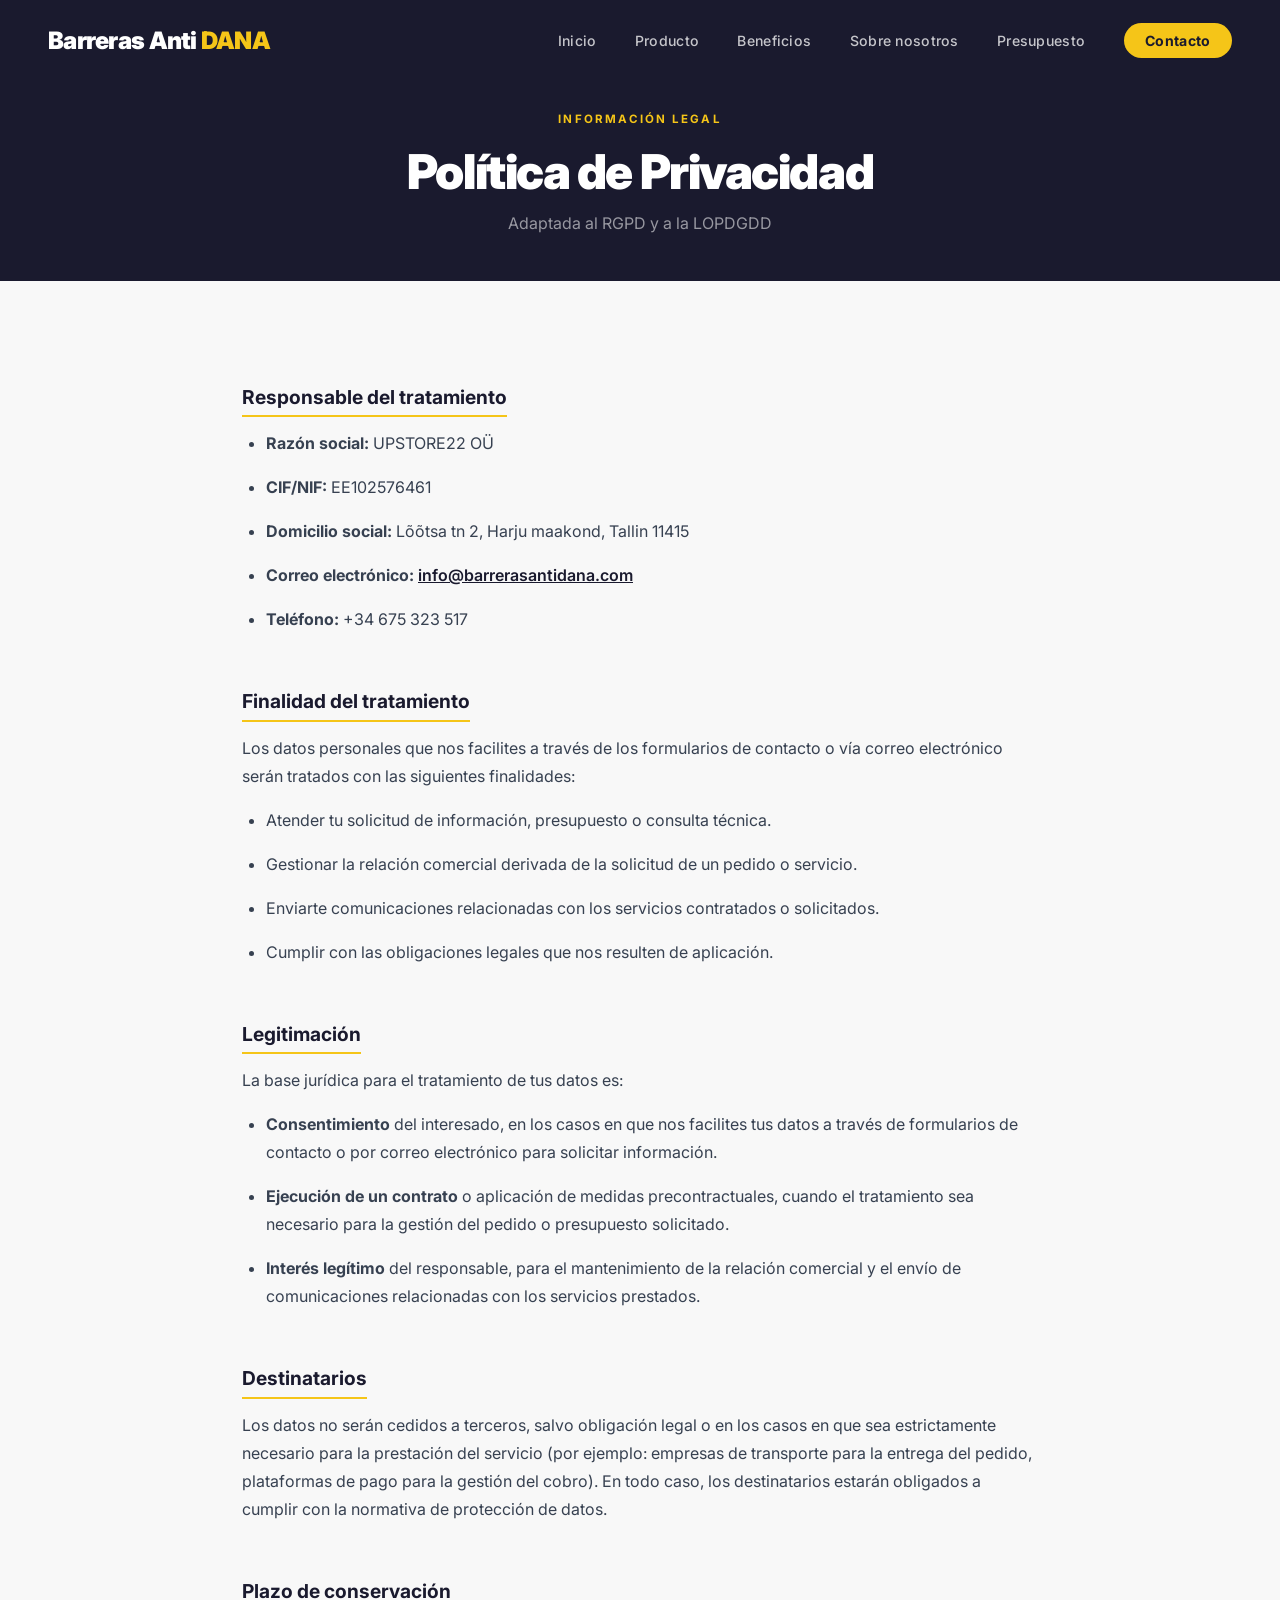
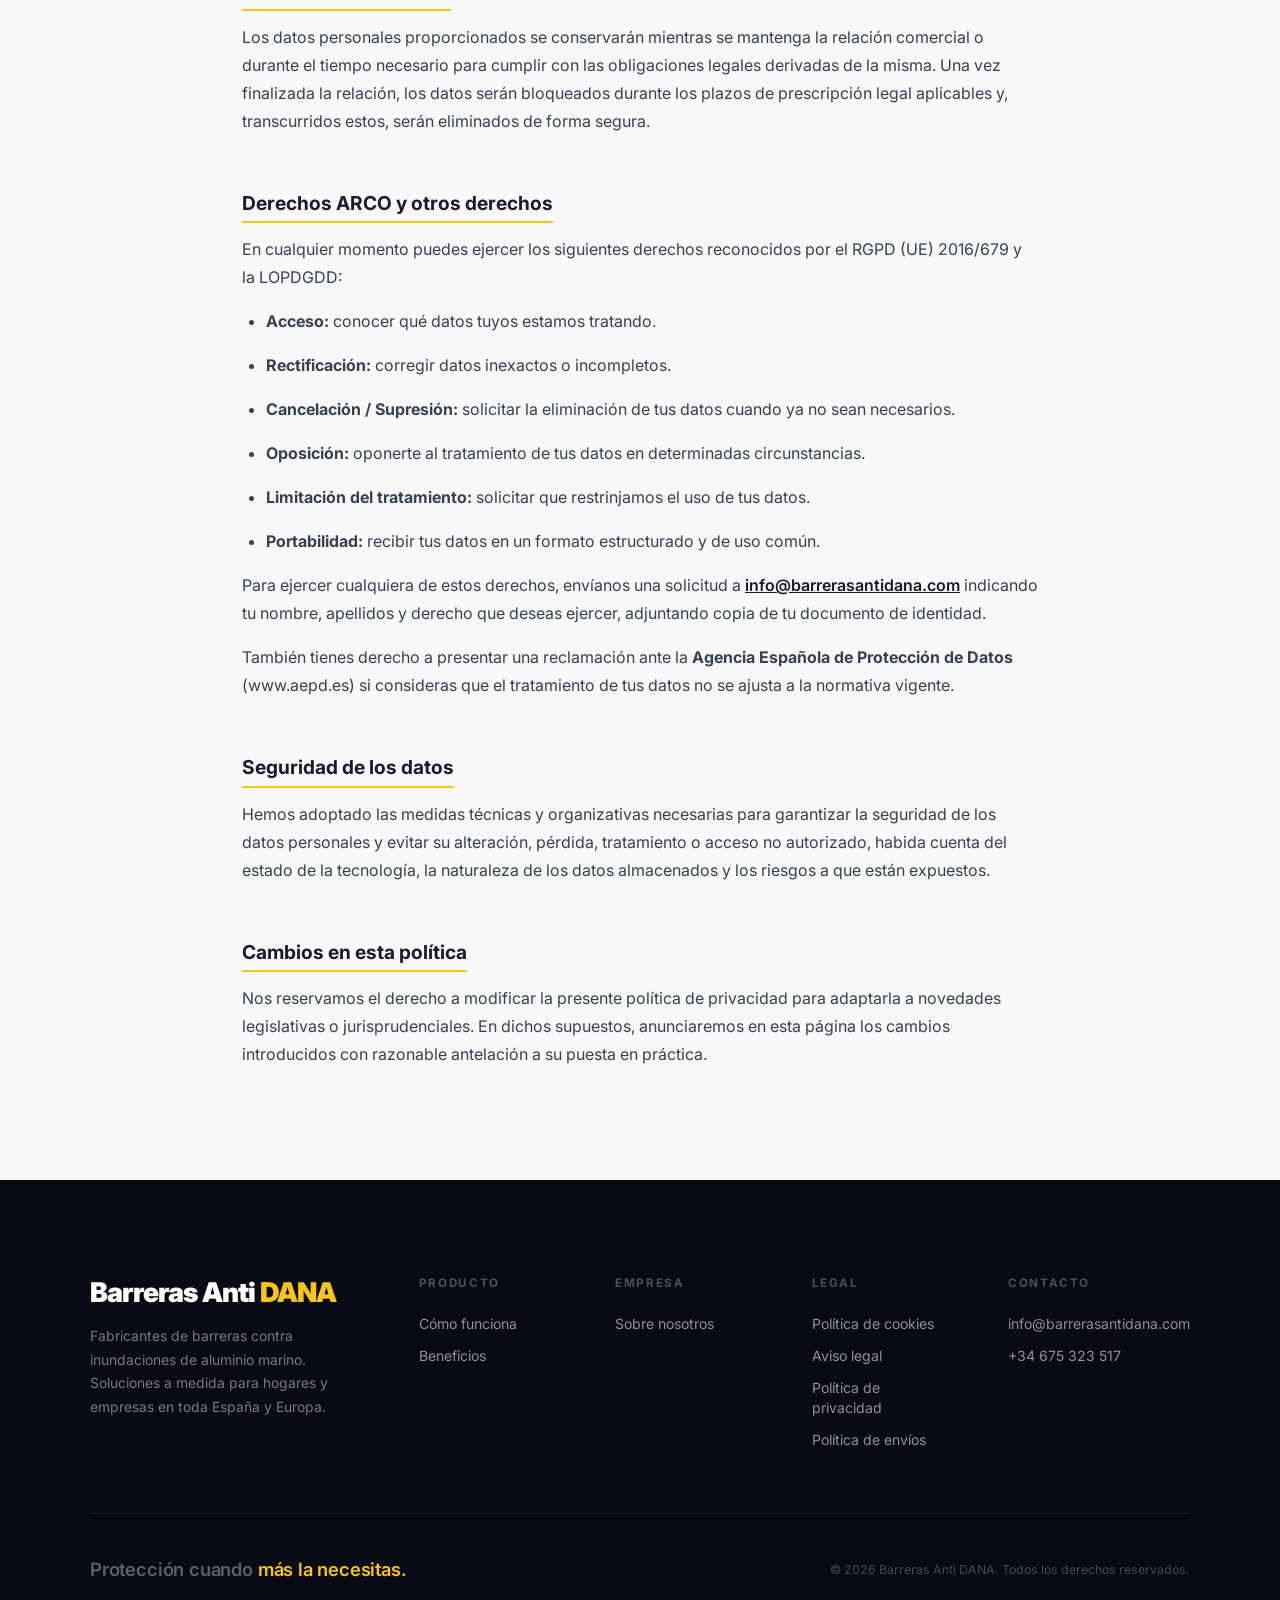
<file: privacidad.html>
<!doctype html>
<html lang="es">
  <head>
    <meta charset="UTF-8" />
    <meta name="viewport" content="width=device-width, initial-scale=1.0" />
    <title>Política de Privacidad — Barreras Anti DANA</title>
    <link rel="preconnect" href="https://fonts.googleapis.com" />
    <link rel="preconnect" href="https://fonts.gstatic.com" crossorigin />
    <link
      href="https://fonts.googleapis.com/css2?family=Inter:wght@300;400;500;600;700;800;900&display=swap"
      rel="stylesheet"
    />
    <link rel="stylesheet" href="style.css" />
  </head>
  <body>
    <!-- ══════════════════════════════════════════
     NAVIGATION
══════════════════════════════════════════ -->
    <nav id="navbar">
      <a href="index.html" class="nav-logo">Barreras Anti <span>DANA</span></a>

      <ul class="nav-links" id="navLinks">
        <li><a href="index.html" onclick="closeNav()">Inicio</a></li>
        <li><a href="index.html#product" onclick="closeNav()">Producto</a></li>
        <li><a href="beneficios.html" onclick="closeNav()">Beneficios</a></li>
        <li><a href="nosotros.html" onclick="closeNav()">Sobre nosotros</a></li>
        <li>
          <a href="index.html#calculator" onclick="closeNav()">Presupuesto</a>
        </li>
        <li>
          <a href="index.html#footer" onclick="closeNav()" class="nav-cta"
            >Contacto</a
          >
        </li>
      </ul>

      <button
        class="nav-burger"
        id="navBurger"
        aria-label="Menú"
        onclick="toggleNav()"
      >
        <span></span><span></span><span></span>
      </button>
    </nav>

    <!-- ══════════════════════════════════════════
     HEADER
══════════════════════════════════════════ -->
    <header class="legal-content-header">
      <span class="section-label">Información legal</span>
      <h1>Política de Privacidad</h1>
      <p>Adaptada al RGPD y a la LOPDGDD</p>
    </header>

    <!-- ══════════════════════════════════════════
     CONTENT
══════════════════════════════════════════ -->
    <section style="background: var(--gray-50)">
      <div class="legal-content" style="padding-top: 4rem">
        <h2>Responsable del tratamiento</h2>
        <ul>
          <li><strong>Razón social:</strong> UPSTORE22 OÜ</li>
          <li><strong>CIF/NIF:</strong> EE102576461</li>
          <li>
            <strong>Domicilio social:</strong> Lõõtsa tn 2, Harju maakond,
            Tallin 11415
          </li>
          <li>
            <strong>Correo electrónico:</strong>
            <a
              href="mailto:info@barrerasantidana.com"
              style="color: var(--navy); font-weight: 600"
              >info@barrerasantidana.com</a
            >
          </li>
          <li><strong>Teléfono:</strong> +34 675 323 517</li>
        </ul>

        <h2>Finalidad del tratamiento</h2>
        <p>
          Los datos personales que nos facilites a través de los formularios de
          contacto o vía correo electrónico serán tratados con las siguientes
          finalidades:
        </p>
        <ul>
          <li>
            Atender tu solicitud de información, presupuesto o consulta técnica.
          </li>
          <li>
            Gestionar la relación comercial derivada de la solicitud de un
            pedido o servicio.
          </li>
          <li>
            Enviarte comunicaciones relacionadas con los servicios contratados o
            solicitados.
          </li>
          <li>
            Cumplir con las obligaciones legales que nos resulten de aplicación.
          </li>
        </ul>

        <h2>Legitimación</h2>
        <p>La base jurídica para el tratamiento de tus datos es:</p>
        <ul>
          <li>
            <strong>Consentimiento</strong> del interesado, en los casos en que
            nos facilites tus datos a través de formularios de contacto o por
            correo electrónico para solicitar información.
          </li>
          <li>
            <strong>Ejecución de un contrato</strong> o aplicación de medidas
            precontractuales, cuando el tratamiento sea necesario para la
            gestión del pedido o presupuesto solicitado.
          </li>
          <li>
            <strong>Interés legítimo</strong> del responsable, para el
            mantenimiento de la relación comercial y el envío de comunicaciones
            relacionadas con los servicios prestados.
          </li>
        </ul>

        <h2>Destinatarios</h2>
        <p>
          Los datos no serán cedidos a terceros, salvo obligación legal o en los
          casos en que sea estrictamente necesario para la prestación del
          servicio (por ejemplo: empresas de transporte para la entrega del
          pedido, plataformas de pago para la gestión del cobro). En todo caso,
          los destinatarios estarán obligados a cumplir con la normativa de
          protección de datos.
        </p>

        <h2>Plazo de conservación</h2>
        <p>
          Los datos personales proporcionados se conservarán mientras se
          mantenga la relación comercial o durante el tiempo necesario para
          cumplir con las obligaciones legales derivadas de la misma. Una vez
          finalizada la relación, los datos serán bloqueados durante los plazos
          de prescripción legal aplicables y, transcurridos estos, serán
          eliminados de forma segura.
        </p>

        <h2>Derechos ARCO y otros derechos</h2>
        <p>
          En cualquier momento puedes ejercer los siguientes derechos
          reconocidos por el RGPD (UE) 2016/679 y la LOPDGDD:
        </p>
        <ul>
          <li>
            <strong>Acceso:</strong> conocer qué datos tuyos estamos tratando.
          </li>
          <li>
            <strong>Rectificación:</strong> corregir datos inexactos o
            incompletos.
          </li>
          <li>
            <strong>Cancelación / Supresión:</strong> solicitar la eliminación
            de tus datos cuando ya no sean necesarios.
          </li>
          <li>
            <strong>Oposición:</strong> oponerte al tratamiento de tus datos en
            determinadas circunstancias.
          </li>
          <li>
            <strong>Limitación del tratamiento:</strong> solicitar que
            restrinjamos el uso de tus datos.
          </li>
          <li>
            <strong>Portabilidad:</strong> recibir tus datos en un formato
            estructurado y de uso común.
          </li>
        </ul>
        <p>
          Para ejercer cualquiera de estos derechos, envíanos una solicitud a
          <a
            href="mailto:info@barrerasantidana.com"
            style="color: var(--navy); font-weight: 600"
            >info@barrerasantidana.com</a
          >
          indicando tu nombre, apellidos y derecho que deseas ejercer,
          adjuntando copia de tu documento de identidad.
        </p>
        <p>
          También tienes derecho a presentar una reclamación ante la
          <strong>Agencia Española de Protección de Datos</strong> (www.aepd.es)
          si consideras que el tratamiento de tus datos no se ajusta a la
          normativa vigente.
        </p>

        <h2>Seguridad de los datos</h2>
        <p>
          Hemos adoptado las medidas técnicas y organizativas necesarias para
          garantizar la seguridad de los datos personales y evitar su
          alteración, pérdida, tratamiento o acceso no autorizado, habida cuenta
          del estado de la tecnología, la naturaleza de los datos almacenados y
          los riesgos a que están expuestos.
        </p>

        <h2>Cambios en esta política</h2>
        <p>
          Nos reservamos el derecho a modificar la presente política de
          privacidad para adaptarla a novedades legislativas o
          jurisprudenciales. En dichos supuestos, anunciaremos en esta página
          los cambios introducidos con razonable antelación a su puesta en
          práctica.
        </p>
      </div>
    </section>

    <!-- ══════════════════════════════════════════
     FOOTER
══════════════════════════════════════════ -->
    <footer id="footer">
      <div class="footer-inner">
        <div class="footer-top">
          <div class="footer-brand">
            <div class="footer-logo">Barreras Anti <span>DANA</span></div>
            <p>
              Fabricantes de barreras contra inundaciones de aluminio marino.
              Soluciones a medida para hogares y empresas en toda España y
              Europa.
            </p>
          </div>
          <div class="footer-col">
            <h4>Producto</h4>
            <ul>
              <li><a href="beneficios.html#como-funciona">Cómo funciona</a></li>
              <li><a href="beneficios.html">Beneficios</a></li>
            </ul>
          </div>
          <div class="footer-col">
            <h4>Empresa</h4>
            <ul>
              <li><a href="nosotros.html">Sobre nosotros</a></li>
            </ul>
          </div>
          <div class="footer-col">
            <h4>Legal</h4>
            <ul>
              <li><a href="cookies.html">Política de cookies</a></li>
              <li><a href="aviso-legal.html">Aviso legal</a></li>
              <li><a href="privacidad.html">Política de privacidad</a></li>
              <li><a href="envios.html">Política de envíos</a></li>
            </ul>
          </div>
          <div class="footer-col">
            <h4>Contacto</h4>
            <ul>
              <li>
                <a href="mailto:info@barrerasantidana.com"
                  >info@barrerasantidana.com</a
                >
              </li>
              <li><a href="tel:+34675323517">+34 675 323 517</a></li>
            </ul>
          </div>
        </div>

        <div class="footer-bottom">
          <div class="footer-tagline">
            Protección cuando <em>más la necesitas.</em>
          </div>
          <div class="footer-copy">
            © 2026 Barreras Anti DANA. Todos los derechos reservados.
          </div>
        </div>
      </div>
    </footer>

    <script src="app.js"></script>
  </body>
</html>
</file>
<file: style.css>
/* ─────────────────────────────────────────
   RESET & BASE
───────────────────────────────────────── */
*, *::before, *::after { box-sizing: border-box; margin: 0; padding: 0; }

html {
  scroll-behavior: smooth;
  font-size: 16px;
}

body {
  font-family: 'Inter', -apple-system, BlinkMacSystemFont, sans-serif;
  background: #1a1a2e;
  color: #ffffff;
  overflow-x: hidden;
  -webkit-font-smoothing: antialiased;
  -moz-osx-font-smoothing: grayscale;
}
body.menu-open { overflow: hidden; position: fixed; width: 100%; }

/* ─────────────────────────────────────────
   DESIGN TOKENS
───────────────────────────────────────── */
:root {
  --navy:        #1a1a2e;
  --navy-deep:   #0a0a15;
  --navy-mid:    #0d0d1a;
  --blue-900:    #0f3460;
  --yellow:      #f5c518;
  --yellow-dark: #d4a800;
  --white:       #ffffff;
  --gray-50:     #f8f8f8;
  --gray-100:    #f0f0f0;
  --gray-200:    #e0e0e0;
  --gray-400:    #94a3b8;
  --gray-600:    #64748b;
  --text-muted:  rgba(255,255,255,0.55);

  --shadow-sm:  0 1px 3px rgba(0,0,0,.12), 0 1px 2px rgba(0,0,0,.20);
  --shadow-md:  0 4px 12px rgba(0,0,0,.10), 0 2px 4px rgba(0,0,0,.08);
  --shadow-lg:  0 12px 28px rgba(0,0,0,.15), 0 4px 10px rgba(0,0,0,.10);
  --shadow-xl:  0 28px 56px rgba(0,0,0,.28);

  --radius-sm:  8px;
  --radius-md:  16px;
  --radius-lg:  24px;
  --radius-pill:100px;
}

/* ─────────────────────────────────────────
   SHARED UTILITIES
───────────────────────────────────────── */
.section-label {
  display: block;
  font-size: .72rem;
  font-weight: 700;
  letter-spacing: .18em;
  text-transform: uppercase;
  color: var(--yellow);
  margin-bottom: 1rem;
}

/* Base animation state */
.anim {
  opacity: 0;
  transform: translateY(40px);
  transition: opacity .65s ease-out, transform .65s ease-out;
}
.anim.visible { opacity: 1; transform: translateY(0); }

/* ─────────────────────────────────────────
   BUTTONS
───────────────────────────────────────── */
.btn {
  display: inline-flex;
  align-items: center;
  gap: .5rem;
  padding: .88rem 1.9rem;
  border-radius: var(--radius-pill);
  font-family: inherit;
  font-size: .97rem;
  font-weight: 700;
  text-decoration: none;
  border: none;
  cursor: pointer;
  transition: transform .25s ease, box-shadow .25s ease, background .2s;
}
.btn:hover { transform: translateY(-2px); }

.btn-primary {
  background: var(--yellow);
  color: var(--navy);
  box-shadow: 0 4px 20px rgba(245,197,24,.38);
}
.btn-primary:hover {
  background: #f0ba00;
  box-shadow: 0 8px 30px rgba(245,197,24,.52);
}

.btn-ghost {
  background: transparent;
  color: #fff;
  border: 1px solid rgba(255,255,255,.3);
}
.btn-ghost:hover { background: rgba(255,255,255,.09); border-color: rgba(255,255,255,.5); }

.cta-duo { display: flex; flex-direction: row; gap: .9rem; flex-wrap: wrap; justify-content: center; align-items: center; }
.cta-duo .btn {
  flex: 1;
  min-width: 140px;
  padding: .85rem 1.4rem;
  font-size: .97rem;
  display: inline-flex;
  align-items: center;
  justify-content: center;
  gap: .5rem;
  white-space: nowrap;
}
.cta-duo .btn svg { width: 18px; height: 18px; flex-shrink: 0; }
.btn-whatsapp {
  background: #25D366; color: #fff;
  box-shadow: 0 4px 20px rgba(37,211,102,.35);
  display: inline-flex; align-items: center; gap: .5rem;
}
.btn-whatsapp:hover { background: #1ebe57; box-shadow: 0 8px 30px rgba(37,211,102,.5); }
.btn-whatsapp svg { width: 18px; height: 18px; fill: currentColor; }

.cta-duo-label {
  display: block;
  text-align: center;
  font-size: 1.3rem;
  font-weight: 700;
  letter-spacing: .04em;
  text-transform: uppercase;
  color: var(--gray-600);
  margin-bottom: .9rem;
  width: 100%;
}
.btn-primary svg { width: 18px; height: 18px; flex-shrink: 0; }

/* ─────────────────────────────────────────
   NAVIGATION
───────────────────────────────────────── */
#navbar {
  position: fixed;
  inset: 0 0 auto 0;
  z-index: 999;
  display: flex;
  align-items: center;
  justify-content: space-between;
  padding: 1.6rem 3rem;
  transition: padding .3s ease, background .3s ease, border-color .3s ease;
  border-bottom: 1px solid transparent;
}

#navbar.scrolled {
  padding: .95rem 3rem;
  background: rgba(10,10,21,.92);
  backdrop-filter: blur(22px);
  -webkit-backdrop-filter: blur(22px);
  border-bottom-color: rgba(245,197,24,.15);
}

.nav-logo {
  font-size: 1.5rem;
  font-weight: 900;
  letter-spacing: -.03em;
  color: #fff;
  text-decoration: none;
}
.nav-logo span { color: var(--yellow); }

.nav-links {
  display: flex;
  align-items: center;
  gap: 2.4rem;
  list-style: none;
}

.nav-links a {
  color: rgba(255,255,255,.75);
  text-decoration: none;
  font-size: .88rem;
  font-weight: 500;
  letter-spacing: .02em;
  transition: color .2s;
}
.nav-links a:hover { color: var(--yellow); }

.nav-cta {
  background: var(--yellow) !important;
  color: var(--navy) !important;
  padding: .55rem 1.35rem;
  border-radius: var(--radius-pill);
  font-weight: 700 !important;
}
.nav-cta:hover { background: #f0ba00 !important; }

/* Hamburger (mobile) */
.nav-burger {
  display: none;
  flex-direction: column;
  gap: 5px;
  background: none;
  border: none;
  cursor: pointer;
  padding: 4px;
}
.nav-burger span {
  display: block;
  width: 24px;
  height: 2px;
  background: #fff;
  border-radius: 2px;
  transition: .3s;
}

/* ─────────────────────────────────────────
   SECTION 1 · HERO
───────────────────────────────────────── */
#hero {
  position: relative;
  min-height: 100svh;
  display: flex;
  flex-direction: column;
  align-items: center;
  justify-content: center;
  overflow: hidden;
}

/* Layered background */
.hero-bg {
  position: absolute;
  inset: 0;
  background:
    radial-gradient(ellipse 70% 55% at 15% 85%, rgba(30,64,175,.45) 0%, transparent 70%),
    radial-gradient(ellipse 55% 40% at 85% 92%, rgba(59,130,246,.28) 0%, transparent 60%),
    radial-gradient(ellipse 80% 60% at 50% 100%, rgba(37,99,235,.42) 0%, transparent 75%),
    linear-gradient(175deg, #1a1a2e 0%, #0e1628 55%, #080d1a 100%);
  animation: heroBgShift 10s ease-in-out infinite alternate;
}

@keyframes heroBgShift {
  from { filter: hue-rotate(0deg) brightness(1); }
  to   { filter: hue-rotate(8deg)  brightness(1.06); }
}

/* Fine grid texture */
.hero-grid {
  position: absolute;
  inset: 0;
  background-image:
    linear-gradient(rgba(245,197,24,.025) 1px, transparent 1px),
    linear-gradient(90deg, rgba(245,197,24,.025) 1px, transparent 1px);
  background-size: 64px 64px;
  pointer-events: none;
}

/* Animated water at the bottom */
.hero-water {
  position: absolute;
  bottom: 0;
  left: -10%;
  width: 120%;
  height: 220px;
  pointer-events: none;
}
.hw { position: absolute; bottom: 0; left: 0; right: 0; height: 100%; }
.hw1 {
  background: radial-gradient(ellipse 110% 70px at 50% 100%, rgba(59,130,246,.28), transparent);
  animation: wave1 7s ease-in-out infinite;
}
.hw2 {
  background: radial-gradient(ellipse 80% 55px at 30% 100%, rgba(37,99,235,.22), transparent);
  animation: wave2 9s ease-in-out infinite;
}
.hw3 {
  background: radial-gradient(ellipse 130% 85px at 65% 100%, rgba(96,165,250,.16), transparent);
  animation: wave3 11s ease-in-out infinite;
}
@keyframes wave1 { 0%,100%{transform:translateX(0)scaleY(1)} 50%{transform:translateX(-4%)scaleY(1.18)} }
@keyframes wave2 { 0%,100%{transform:translateX(4%)scaleY(1)} 50%{transform:translateX(-2%)scaleY(.88)} }
@keyframes wave3 { 0%,100%{transform:translateX(-2%)scaleY(.94)} 50%{transform:translateX(3%)scaleY(1.14)} }

/* Vignette */
.hero-vignette {
  position: absolute;
  inset: 0;
  background: radial-gradient(ellipse 100% 100% at 50% 50%, transparent 40%, rgba(0,0,0,.35) 100%);
  pointer-events: none;
}

/* Hero content */
.hero-content {
  position: relative;
  z-index: 10;
  text-align: center;
  max-width: 920px;
  padding: 0 2rem;
}

.hero-badge {
  display: inline-flex;
  align-items: center;
  gap: .55rem;
  background: rgba(245,197,24,.12);
  border: 1px solid rgba(245,197,24,.3);
  padding: .42rem 1.1rem;
  border-radius: var(--radius-pill);
  font-size: .78rem;
  font-weight: 600;
  letter-spacing: .06em;
  color: var(--yellow);
  margin-bottom: 2rem;
  opacity: 0;
  animation: fadeUp .8s ease-out .2s forwards;
}
.hero-badge-dot {
  width: 6px; height: 6px;
  border-radius: 50%;
  background: var(--yellow);
  animation: blip 2.2s ease-in-out infinite;
}
@keyframes blip { 0%,100%{opacity:1;transform:scale(1)} 50%{opacity:.45;transform:scale(.75)} }

.hero-title {
  font-size: clamp(2.6rem, 6.5vw, 5.2rem);
  font-weight: 900;
  line-height: 1.03;
  letter-spacing: -.035em;
  color: #fff;
  opacity: 0;
  animation: fadeUp .85s ease-out .38s forwards;
  margin-bottom: 1.5rem;
}
.hero-title .hl { color: var(--yellow); }

.hero-sub {
  font-size: clamp(1rem, 1.9vw, 1.2rem);
  font-weight: 400;
  line-height: 1.65;
  color: var(--text-muted);
  max-width: 580px;
  margin: 0 auto 2.8rem;
  opacity: 0;
  animation: fadeUp .85s ease-out .56s forwards;
}

.hero-ctas {
  display: flex;
  gap: 1rem;
  justify-content: center;
  flex-wrap: wrap;
  opacity: 0;
  animation: fadeUp .85s ease-out .72s forwards;
}

/* Stats bar */
.hero-stats {
  position: absolute;
  bottom: 5.5rem;
  left: 0; right: 0;
  display: flex;
  justify-content: center;
  gap: 4rem;
  z-index: 10;
  opacity: 0;
  animation: fadeUp .85s ease-out .9s forwards;
}
.hero-stat-val {
  font-size: 2rem;
  font-weight: 900;
  color: var(--yellow);
  letter-spacing: -.04em;
}
.hero-stat-lbl {
  font-size: .72rem;
  color: rgba(255,255,255,.45);
  margin-top: .2rem;
  letter-spacing: .04em;
  display: flex;
  justify-content: center;
}

/* Scroll indicator */
.scroll-cue {
  position: absolute;
  bottom: 2.2rem;
  left: 50%;
  transform: translateX(-50%);
  display: flex;
  flex-direction: column;
  align-items: center;
  gap: .45rem;
  cursor: pointer;
  z-index: 10;
  opacity: 0;
  animation: fadeUp .85s ease-out 1.1s forwards;
}
.scroll-cue-lbl {
  font-size: .66rem;
  letter-spacing: .14em;
  color: rgba(255,255,255,.35);
  text-transform: uppercase;
}
.scroll-cue-arrow {
  width: 28px; height: 28px;
  border-right: 2px solid rgba(255,255,255,.35);
  border-bottom: 2px solid rgba(255,255,255,.35);
  transform: rotate(45deg);
  animation: bounce 2.1s ease-in-out infinite;
}
@keyframes bounce {
  0%,100%{transform:rotate(45deg) translate(0,0);opacity:.35}
  50%{transform:rotate(45deg) translate(5px,5px);opacity:.75}
}

@keyframes fadeUp {
  from { opacity:0; transform:translateY(28px); }
  to   { opacity:1; transform:translateY(0); }
}

/* ─────────────────────────────────────────
   SECTION 2 · PRODUCT REVEAL
───────────────────────────────────────── */
#product {
  min-height: 200vh;
  background: var(--navy-mid);
  position: relative;
}

.product-sticky {
  position: sticky;
  top: 0;
  height: 100vh;
  display: flex;
  flex-direction: column;
  align-items: center;
  justify-content: center;
  gap: 2rem;
  overflow: hidden;
}

/* Water / atmosphere overlay */
#waterRise {
  position: absolute;
  inset: 0;
  background: linear-gradient(to top, rgba(30,64,175,0) 0%, transparent 100%);
  pointer-events: none;
  z-index: 0;
  transition: background .3s linear;
}

.product-header {
  position: relative;
  z-index: 10;
  text-align: center;
}
.product-header h2 {
  font-size: clamp(1.7rem, 3.8vw, 2.8rem);
  font-weight: 800;
  color: #fff;
  letter-spacing: -.03em;
}

/* House/barrier scene wrapper */
.barrier-scene {
  position: relative;
  z-index: 10;
  width: min(800px, 96vw);
  display: flex;
  align-items: center;
  justify-content: center;
}

#barrierSvgWrap {
  width: 100%;
  filter: drop-shadow(0 24px 56px rgba(0,0,0,.7));
}

/* Side progress dots */
.asm-dots {
  position: absolute;
  right: -3.2rem;
  top: 50%;
  transform: translateY(-50%);
  display: flex;
  flex-direction: column;
  gap: 8px;
}
.asm-dot {
  width: 7px; height: 7px;
  border-radius: 50%;
  background: rgba(255,255,255,.18);
  transition: background .35s ease, box-shadow .35s ease;
}
.asm-dot.lit {
  background: var(--yellow);
  box-shadow: 0 0 8px rgba(245,197,24,.65);
}

/* ─────────────────────────────────────────
   SECTION 3 · BENEFITS
───────────────────────────────────────── */
#benefits {
  background: var(--gray-50);
  padding: 9rem 2rem;
}

.benefits-inner {
  max-width: 1100px;
  margin: 0 auto;
}

.section-head {
  text-align: center;
  margin-bottom: 5rem;
}
.section-head h2 {
  font-size: clamp(1.9rem, 4vw, 3.4rem);
  font-weight: 800;
  color: var(--navy);
  letter-spacing: -.03em;
  margin-bottom: .9rem;
}
.section-head p {
  font-size: 1.05rem;
  color: var(--gray-600);
  max-width: 480px;
  margin: 0 auto;
  line-height: 1.65;
}

.benefits-grid {
  display: grid;
  grid-template-columns: repeat(auto-fit, minmax(290px, 1fr));
  gap: 1.4rem;
}

.b-card {
  background: #fff;
  border-radius: var(--radius-lg);
  padding: 2.1rem;
  border: 1px solid var(--gray-200);
  box-shadow: var(--shadow-sm);
  transition: transform .35s ease, box-shadow .35s ease, border-color .35s ease;
  opacity: 0;
  transform: translateY(40px);
}
.b-card.visible {
  opacity: 1;
  transform: translateY(0);
}
.b-card:hover {
  transform: translateY(-5px);
  box-shadow: var(--shadow-lg);
  border-color: rgba(245,197,24,.3);
}

.b-icon { font-size: 2.4rem; display: block; margin-bottom: 1.1rem; }
.b-title { font-size: 1.05rem; font-weight: 700; color: var(--navy); margin-bottom: .5rem; }
.b-desc  { font-size: .88rem; color: var(--gray-600); line-height: 1.65; }

/* ─────────────────────────────────────────
   SECTION 4 · HOW TO MEASURE
───────────────────────────────────────── */
#measure {
  background: var(--navy);
  padding: 9rem 2rem;
}

.measure-inner {
  max-width: 1100px;
  margin: 0 auto;
}

.measure-cards {
  display: grid;
  grid-template-columns: 1fr 1fr;
  gap: 2.5rem;
  margin-bottom: 5.5rem;
}

.m-card {
  background: rgba(255,255,255,.05);
  border: 1px solid rgba(255,255,255,.1);
  border-radius: var(--radius-lg);
  padding: 2.5rem;
  opacity: 0;
  transform: translateY(40px);
  transition: opacity .6s ease, transform .6s ease;
}
.m-card.visible { opacity: 1; transform: translateY(0); }

.m-card-title    { font-size: 1.45rem; font-weight: 700; color: #fff; margin-bottom: .35rem; }
.m-card-subtitle { font-size: .85rem; color: var(--yellow); font-weight: 500; margin-bottom: 1.6rem; }
.m-diagram       { width: 100%; max-width: 300px; display: block; margin: 0 auto; }
.m-card-note     { font-size: .87rem; color: rgba(255,255,255,.58); line-height: 1.65; margin-top: 0.2rem; }
.m-card-note2    { font-size: .87rem; color: rgba(255,255,255,.58); line-height: 1.65; margin-top: .4rem; font-weight: bold; }

/* Steps */
.steps-wrap { max-width: 700px; margin: 0 auto; }
.steps-title {
  font-size: 1.45rem;
  font-weight: 700;
  color: #fff;
  text-align: center;
  margin-bottom: 2rem;
}

.step {
  display: flex;
  align-items: flex-start;
  gap: 1.5rem;
  padding: 1.45rem 0;
  border-bottom: 1px solid rgba(255,255,255,.07);
  opacity: 0;
  transform: translateX(-22px);
  transition: opacity .5s ease, transform .5s ease;
}
.step.visible { opacity: 1; transform: translateX(0); }

.step-num {
  width: 40px; height: 40px;
  border-radius: 50%;
  background: var(--yellow);
  color: var(--navy);
  display: flex; align-items: center; justify-content: center;
  font-weight: 800; font-size: .88rem;
  flex-shrink: 0;
}
.step-text h4 { font-size: .98rem; font-weight: 700; color: #fff; margin-bottom: .28rem; }
.step-text p  { font-size: .87rem; color: rgba(255,255,255,.58); line-height: 1.6; }

/* ─────────────────────────────────────────
   SECTION 5 · CALCULATOR
───────────────────────────────────────── */
#calculator {
  background: var(--gray-50);
  padding: 9rem 2rem;
}

.calc-inner {
  max-width: 580px;
  margin: 0 auto;
}

.calc-card {
  background: #fff;
  border-radius: var(--radius-lg);
  padding: 3rem 3rem 2.5rem;
  box-shadow: var(--shadow-xl);
  border: 1px solid var(--gray-200);
  opacity: 0;
  transform: translateY(40px);
  transition: opacity .6s ease, transform .6s ease;
}
.calc-card.visible { opacity: 1; transform: translateY(0); }

.calc-inputs {
  display: grid;
  grid-template-columns: 1fr 1fr;
  gap: 1.4rem;
  margin-bottom: 2rem;
}

.inp-group { display: flex; flex-direction: column; gap: .45rem; }

.inp-group label {
  font-size: .8rem;
  font-weight: 700;
  color: var(--navy);
  letter-spacing: .04em;
  text-transform: uppercase;
}

.inp-wrap { position: relative; }
.inp-wrap::after {
  content: 'cm';
  position: absolute;
  right: 1rem; top: 50%;
  transform: translateY(-50%);
  font-size: .82rem; font-weight: 600;
  color: var(--gray-400);
  pointer-events: none;
}

.inp-wrap input {
  width: 100%;
  padding: .85rem 2.8rem .85rem 1rem;
  border: 2px solid var(--gray-200);
  border-radius: var(--radius-sm);
  font-size: 1.1rem; font-weight: 600;
  font-family: inherit;
  color: var(--navy);
  background: var(--gray-50);
  transition: border-color .2s, background .2s;
  outline: none;
  -moz-appearance: textfield;
}
.inp-wrap input::-webkit-outer-spin-button,
.inp-wrap input::-webkit-inner-spin-button { -webkit-appearance: none; margin: 0; }
.inp-wrap input:focus { border-color: var(--navy); background: #fff; }
.inp-wrap input.err  { border-color: #ef4444; }

.inp-error {
  font-size: .73rem;
  color: #ef4444;
  font-weight: 500;
  min-height: 17px;
}

/* Result panel */
.calc-result {
  background: var(--navy);
  border-radius: var(--radius-md);
  padding: 1.8rem 2rem;
  margin-bottom: 1.6rem;
}

.res-row {
  display: flex;
  justify-content: space-between;
  align-items: center;
  padding: .6rem 0;
  border-bottom: 1px solid rgba(255,255,255,.08);
}
.res-row:last-of-type { border-bottom: none; }

.res-lbl { font-size: .82rem; color: rgba(255,255,255,.55); font-weight: 500; }
.res-val { font-size: .95rem; color: #fff; font-weight: 700; }

.price-block { text-align: center; padding: 1.2rem 0 .4rem; }
.price-lbl   { font-size: .7rem; color: rgba(255,255,255,.4); letter-spacing: .1em; text-transform: uppercase; margin-bottom: .3rem; }
.price-amt   {
  font-size: 3rem; font-weight: 900;
  color: var(--yellow);
  letter-spacing: -.04em;
  transition: all .3s ease;
}

.calc-note {
  font-size: .76rem;
  color: var(--gray-400);
  line-height: 1.55;
  text-align: center;
  margin-bottom: 2rem;
}
.calc-cta { display: flex; flex-direction: column; align-items: center; width: 100%; }

/* ─────────────────────────────────────────
   SECTION 6 · FOOTER
───────────────────────────────────────── */
#footer {
  background: var(--navy-deep);
  padding: 6rem 2rem 3rem;
}

.footer-inner { max-width: 1100px; margin: 0 auto; }

.footer-top {
  display: grid;
  grid-template-columns: 2fr 1fr 1fr 1fr 1fr;
  gap: 4rem;
  padding-bottom: 4rem;
  border-bottom: 1px solid rgba(255,255,255,.08);
  margin-bottom: 2.8rem;
}

.footer-logo { font-size: 1.7rem; font-weight: 900; letter-spacing: -.03em; color: #fff; margin-bottom: 1rem; }
.footer-logo span { color: var(--yellow); }
.footer-brand p { font-size: .87rem; color: rgba(255,255,255,.45); line-height: 1.7; max-width: 270px; }

.footer-col h4 {
  font-size: .73rem; font-weight: 700;
  color: rgba(255,255,255,.28);
  letter-spacing: .14em;
  text-transform: uppercase;
  margin-bottom: 1.4rem;
}
.footer-col ul { list-style: none; display: flex; flex-direction: column; gap: .75rem; }
.footer-col a  { color: rgba(255,255,255,.55); text-decoration: none; font-size: .88rem; transition: color .2s; }
.footer-col a:hover { color: var(--yellow); }

.footer-bottom {
  display: flex;
  justify-content: space-between;
  align-items: center;
  flex-wrap: wrap;
  gap: 1rem;
}

.footer-tagline { font-size: 1.15rem; font-weight: 600; color: rgba(255,255,255,.35); letter-spacing: -.01em; }
.footer-tagline em { color: var(--yellow); font-style: normal; }
.footer-copy { font-size: .77rem; color: rgba(255,255,255,.25); }

/* ─────────────────────────────────────────
   RESPONSIVE
───────────────────────────────────────── */
@media (max-width: 768px) {
  #navbar { padding: 1.3rem 1.5rem; }
  #navbar.scrolled { padding: .85rem 1.5rem; }

  .nav-links { display: none; }
  .nav-burger { display: flex; }

  .nav-links.open {
    display: flex;
    flex-direction: column;
    position: fixed;
    inset: 0;
    background: rgba(10,10,21,.97);
    justify-content: center;
    align-items: center;
    gap: 2.5rem;
    z-index: 9999;
    height: 100vh;
    overflow-y: auto;
  }
  .nav-links.open a { font-size: 1.3rem; }

  .hero-stats { gap: 2rem; }
  .hero-stat-val { font-size: 1.6rem; }

  .measure-cards { grid-template-columns: 1fr; }
  .calc-inputs   { grid-template-columns: 1fr; }

  .footer-top { grid-template-columns: 1fr 1fr; gap: 2rem; }
  .footer-brand { grid-column: 1 / -1; }

  .asm-dots { display: none; }

  .calc-card { padding: 2rem 1.5rem 1.8rem; }

  .hero-title { font-size: clamp(1.8rem, 8vw, 2.6rem); line-height: 1.1; margin-bottom: 1rem; }
  .hero-sub { font-size: .92rem; margin-bottom: 2rem; }
  .hero-badge { font-size: .7rem; margin-bottom: 1.2rem; }
  .hero-ctas { flex-direction: column; align-items: center; }
  .hero-ctas .btn { width: 100%; max-width: 280px; justify-content: center; }
  .hero-content { padding: 0 1.25rem; padding-top: 5rem; }

  .hero-stats { bottom: 4rem; gap: 1.5rem; padding: 0 1rem; flex-wrap: wrap; justify-content: center; }
  .hero-stat-val { font-size: 1.4rem; }
  .hero-stat-lbl { font-size: .65rem; }
  .scroll-cue { bottom: 1.2rem; left: auto;}


  .price-amt { font-size: 2.2rem; }
  .calc-card { padding: 1.5rem 1.25rem; }
  .calc-result { padding: 1.4rem 1.25rem; }
  .res-lbl { font-size: .78rem; }
  .res-val { font-size: .88rem; }
  .barrier-row-fields { flex-direction: column; gap: .75rem; }
  .barrier-row-fields .inp-group { width: 100%; }
  .remove-btn { align-self: flex-end !important; }


  .product-header h2 { font-size: 1.4rem; padding: 0 1rem; }
  .barrier-scene { width: 100vw; }
  #product { min-height: 250vh; }
}

@media (max-width: 480px) {
  .footer-top { grid-template-columns: 1fr; }
  .footer-bottom { flex-direction: column; align-items: flex-start; }
  .hero-content { padding: 0 1.25rem; padding-top: 1.5rem; }

  .price-amt { font-size: 1.85rem; letter-spacing: -.02em; }
  .hero-title { font-size: clamp(1.5rem, 7.5vw, 1.9rem); }
  .hero-stats {
    position: relative;
    bottom: auto;
    margin-top: 2rem;
    gap: 1rem;
    flex-wrap: wrap;
    justify-content: center;
  }
  .hero-stat-val { font-size: 1.2rem; }
  .scroll-cue { bottom: 1.2 rem; left: auto; }
  #hero { justify-content: center; padding-top: 0.5rem; }

  #calculator { padding: 5rem 1rem; }
  #benefits { padding: 5rem 1rem; }
  #measure { padding: 5rem 1rem; }
  .section-head { margin-bottom: 3rem; }
  .section-head h2 { font-size: clamp(1.5rem, 7vw, 2rem); }

  .footer-tagline { font-size: .95rem; }
  #footer { padding: 4rem 1.25rem 2.5rem; }
  .footer-top { gap: 1.5rem; }

  #housePhoto {
  background-image: url('src/images/casa_mobile.jpeg') !important;
  background-position: center center !important;
}
  .cta-duo { flex-direction: row; flex-wrap: nowrap; }
  .cta-duo .btn { flex: 1; padding: .75rem 1.6rem; font-size: .88rem; min-width: 0; }
}

/* ─────────────────────────────────────────
   PAGE HERO  (sub-page header)
───────────────────────────────────────── */
.page-hero {
  background: linear-gradient(175deg, #1a1a2e 0%, #0e1628 55%, #080d1a 100%);
  padding: 9rem 2rem 5rem;
  text-align: center;
  position: relative;
  overflow: hidden;
}
.page-hero::before {
  content: '';
  position: absolute;
  inset: 0;
  background-image:
    linear-gradient(rgba(245,197,24,.025) 1px, transparent 1px),
    linear-gradient(90deg, rgba(245,197,24,.025) 1px, transparent 1px);
  background-size: 64px 64px;
  pointer-events: none;
}
.page-hero h1 {
  font-size: clamp(2rem, 5vw, 4rem);
  font-weight: 900;
  color: #fff;
  letter-spacing: -.035em;
  margin-bottom: 1rem;
  position: relative;
}
.page-hero h1 .hl { color: var(--yellow); }
.page-hero .page-hero-sub {
  font-size: 1.1rem;
  color: var(--text-muted);
  max-width: 580px;
  margin: 0 auto;
  line-height: 1.65;
  position: relative;
}
.page-hero .section-label { margin-bottom: 1.5rem; }

/* ─────────────────────────────────────────
   CTA BANNER  (bottom of content pages)
───────────────────────────────────────── */
.cta-banner {
  background: var(--navy-deep);
  padding: 7rem 2rem;
  text-align: center;
}
.cta-banner h2 {
  font-size: clamp(1.8rem, 4vw, 3rem);
  font-weight: 800;
  color: #fff;
  letter-spacing: -.03em;
  margin-bottom: 1rem;
}
.cta-banner p {
  color: var(--text-muted);
  font-size: 1.05rem;
  max-width: 500px;
  margin: 0 auto 2.5rem;
  line-height: 1.65;
}

/* ─────────────────────────────────────────
   BENEFICIOS PAGE — benefits section
───────────────────────────────────────── */
#beneficios-page {
  background: var(--gray-50);
  padding: 9rem 2rem;
}
.beneficios-inner {
  max-width: 1100px;
  margin: 0 auto;
}

/* ─────────────────────────────────────────
   BENEFICIOS PAGE — how it works timeline
───────────────────────────────────────── */
#como-funciona {
  background: var(--navy);
  padding: 9rem 2rem;
}
.how-inner {
  max-width: 1100px;
  margin: 0 auto;
}
.how-steps {
  display: flex;
  max-width: 880px;
  margin: 4rem auto 0;
  position: relative;
  align-items: flex-start;
}
.how-steps::before {
  content: '';
  position: absolute;
  top: 24px;
  left: 15%;
  right: 15%;
  border-top: 2px dashed rgba(245,197,24,.45);
  z-index: 0;
}
.how-step {
  flex: 1;
  text-align: center;
  padding: 0 1.5rem;
  position: relative;
  z-index: 1;
}
.how-step-circle {
  width: 48px;
  height: 48px;
  border-radius: 50%;
  background: var(--yellow);
  color: var(--navy);
  display: flex;
  align-items: center;
  justify-content: center;
  font-weight: 800;
  font-size: 1.3rem;
  margin: 0 auto 1.5rem;
}
.how-step h3 {
  font-size: 1rem;
  font-weight: 700;
  color: #fff;
  margin-bottom: .6rem;
}
.how-step p {
  font-size: .87rem;
  color: rgba(255,255,255,.58);
  line-height: 1.65;
}

/* ─────────────────────────────────────────
   NOSOTROS PAGE
───────────────────────────────────────── */
.nosotros-section {
  padding: 7rem 2rem;
}
.nosotros-section.light { background: var(--gray-50); }
.nosotros-section.dark  { background: var(--navy); }
.nosotros-inner {
  max-width: 800px;
  margin: 0 auto;
}
.nosotros-inner p {
  font-size: 1.02rem;
  line-height: 1.8;
  margin-bottom: 1.4rem;
  color: var(--gray-600);
}
.nosotros-section.dark .nosotros-inner p { color: rgba(255,255,255,.65); }
.nosotros-section.dark .section-head h2  { color: #fff; }
.nosotros-section.dark .section-head p   { color: rgba(255,255,255,.55); }

.nosotros-inner ul {
  list-style: none;
  margin-bottom: 1.4rem;
}
.nosotros-inner ul li {
  font-size: 1rem;
  line-height: 1.75;
  color: var(--gray-600);
  padding-left: 1.8rem;
  position: relative;
  margin-bottom: .55rem;
}
.nosotros-inner ul li::before {
  content: '';
  position: absolute;
  left: 0;
  top: .65em;
  width: 8px; height: 8px;
  border-radius: 50%;
  background: var(--yellow);
}
.nosotros-section.dark .nosotros-inner ul li { color: rgba(255,255,255,.65); }

.trust-cards {
  display: grid;
  grid-template-columns: repeat(auto-fit, minmax(260px, 1fr));
  gap: 1.4rem;
  margin-top: 3rem;
}
.trust-card {
  background: #fff;
  border-radius: var(--radius-lg);
  padding: 2.1rem;
  border: 1px solid var(--gray-200);
  box-shadow: var(--shadow-sm);
  transition: transform .35s ease, box-shadow .35s ease, border-color .35s ease;
}
.trust-card:hover {
  transform: translateY(-5px);
  box-shadow: var(--shadow-lg);
  border-color: rgba(245,197,24,.3);
}
.trust-card h3 { font-size: 1.05rem; font-weight: 700; color: var(--navy); margin-bottom: .5rem; }
.trust-card p  { font-size: .88rem; color: var(--gray-600); line-height: 1.65; }

/* ─────────────────────────────────────────
   LEGAL PAGES
───────────────────────────────────────── */
.legal-content-header {
  text-align: center;
  padding: 7rem 1rem 3rem;
  background: var(--navy);
  color: #fff;
}
.legal-content-header h1 {
  font-size: clamp(2rem, 4vw, 3rem);
  font-weight: 900;
  letter-spacing: -.03em;
  margin-bottom: .75rem;
}
.legal-content-header p { color: var(--text-muted); font-size: 1rem; }
.legal-content {
  max-width: 860px;
  margin: 0 auto;
  padding: 8rem 2rem 6rem;
  color: var(--gray-700, #374151);
}
.legal-content h1 { font-size: 2.2rem; color: var(--navy); margin-bottom: .5rem; }
.legal-content h2 {
  font-size: 1.2rem;
  color: var(--navy);
  margin-top: 2.5rem;
  margin-bottom: .75rem;
  border-bottom: 2px solid var(--yellow);
  padding-bottom: .4rem;
  display: inline-block;
}
.legal-content p, .legal-content li { font-size: 1rem; line-height: 1.75; margin-bottom: 1rem; }
.legal-content ul { padding-left: 1.5rem; }
.legal-content table { width: 100%; border-collapse: collapse; margin: 1.5rem 0; font-size: .9rem; }
.legal-content th { background: var(--navy); color: #fff; padding: .6rem 1rem; text-align: left; }
.legal-content td { padding: .6rem 1rem; border-bottom: 1px solid #e5e7eb; }

/* ─────────────────────────────────────────
   RESPONSIVE — new page components
───────────────────────────────────────── */
@media (max-width: 768px) {
  .how-steps {
    flex-direction: column;
    align-items: center;
    gap: 2.5rem;
  }
  .how-steps::before { display: none; }
  .how-step { max-width: 380px; width: 100%; }
  .trust-cards { grid-template-columns: 1fr; }
  .page-hero { padding: 7rem 1.5rem 4rem; }
  .cta-banner { padding: 5rem 1.5rem; }
  #beneficios-page { padding: 5rem 1rem; }
  #como-funciona { padding: 5rem 1rem; }
  .nosotros-section { padding: 5rem 1rem; }
  .legal-content { padding: 4rem 1.25rem 4rem; }
}
</file>
